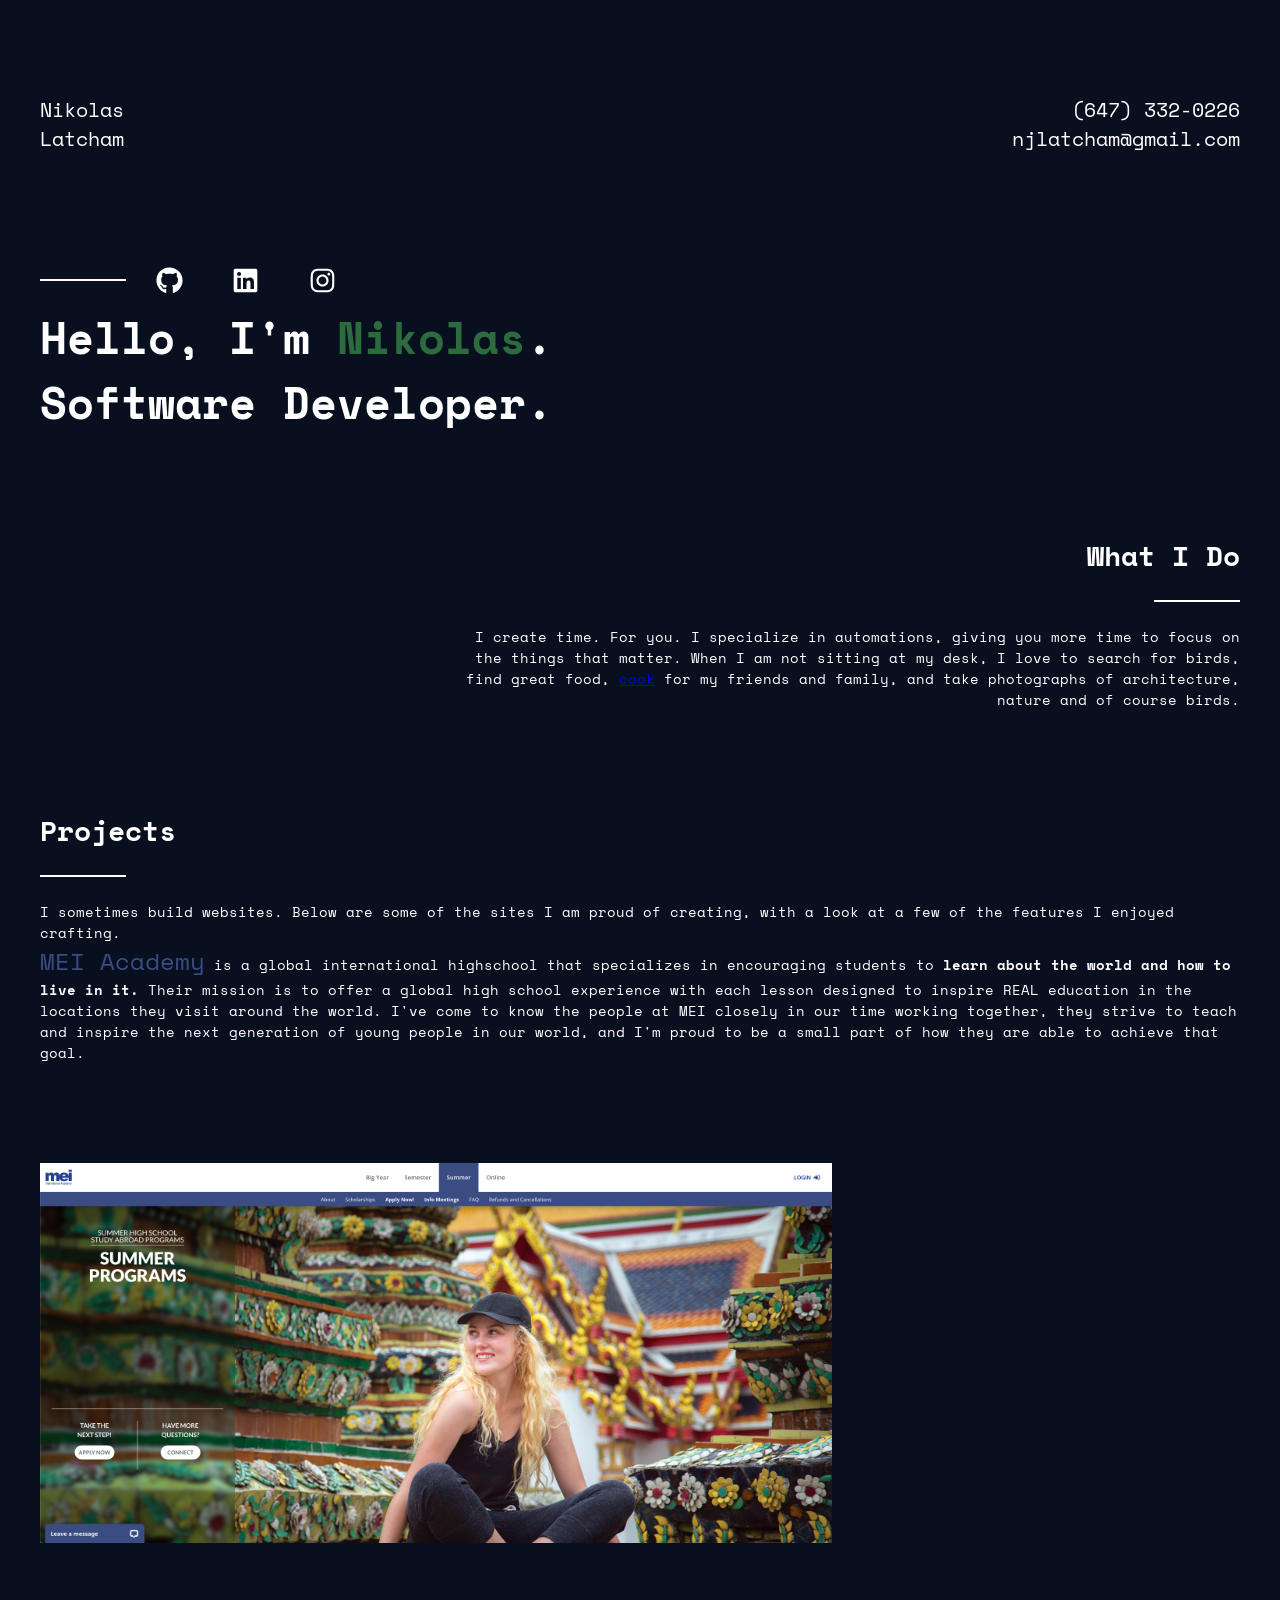
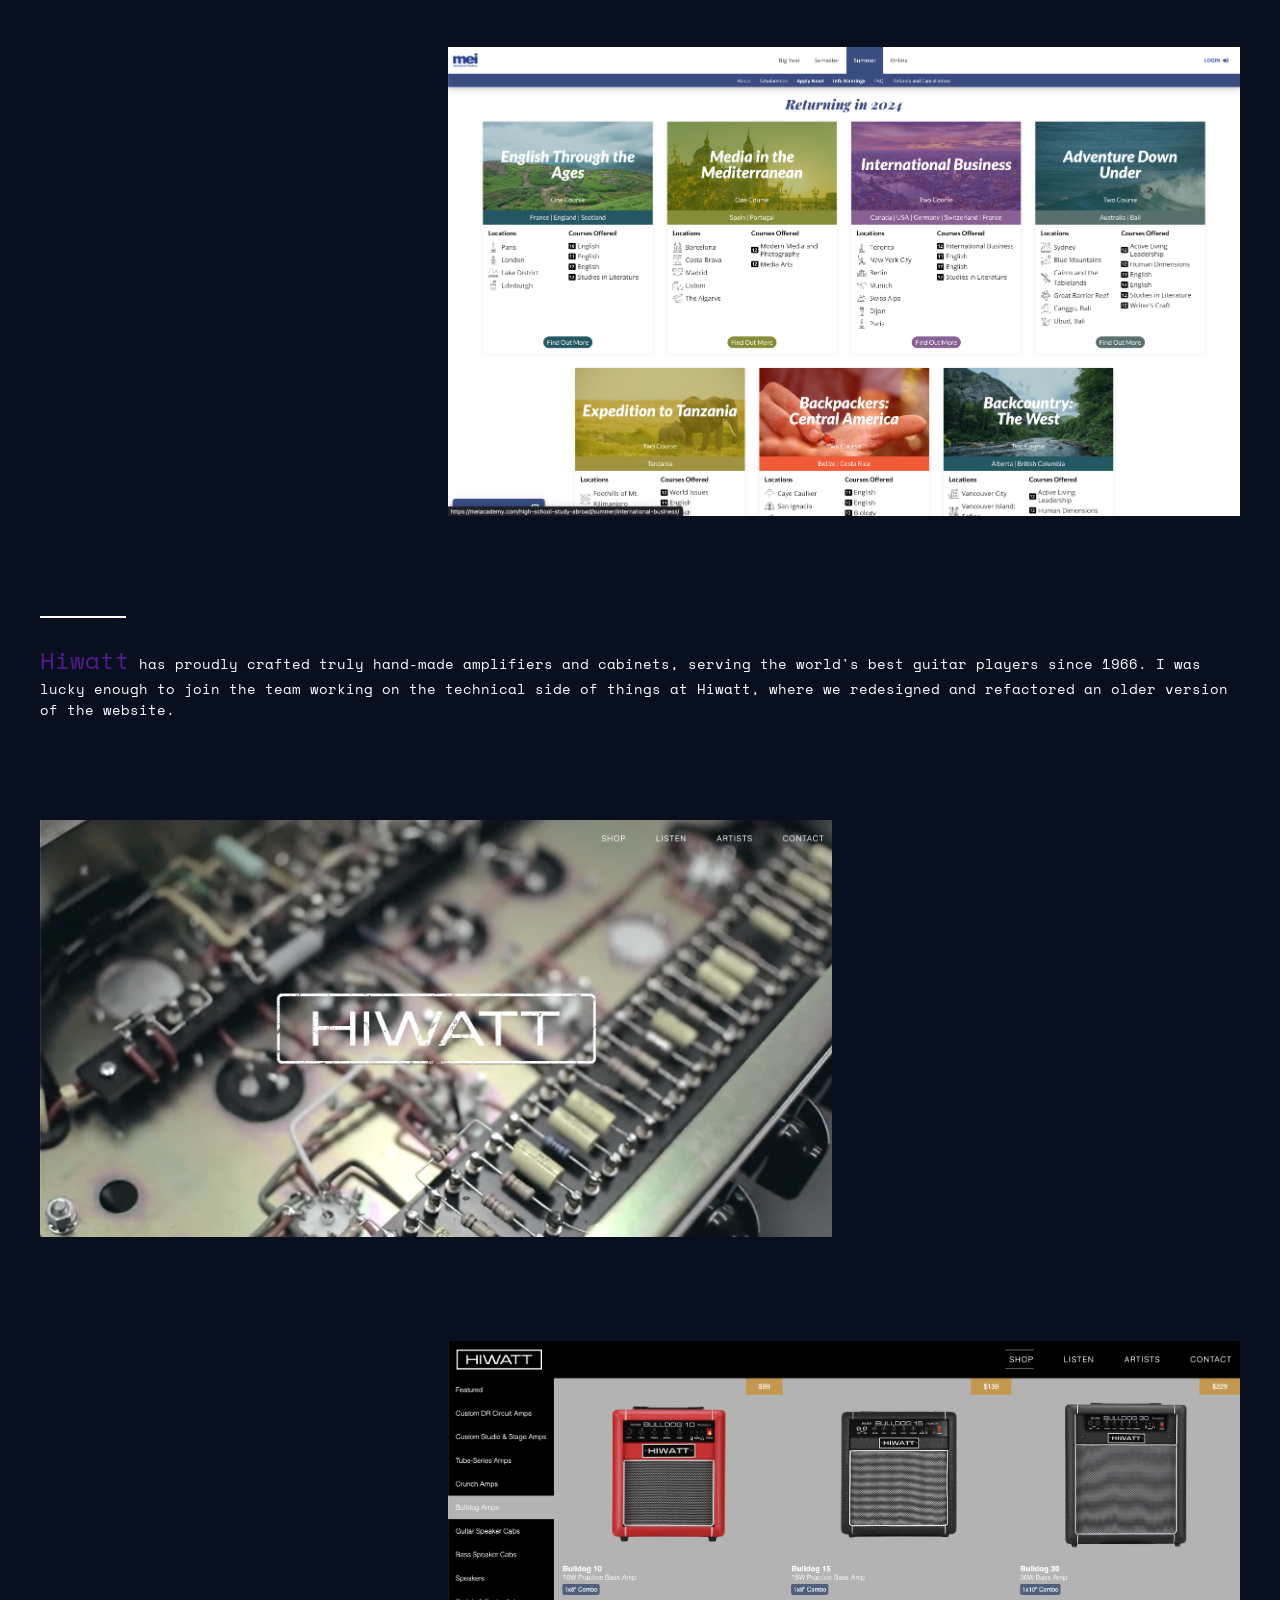
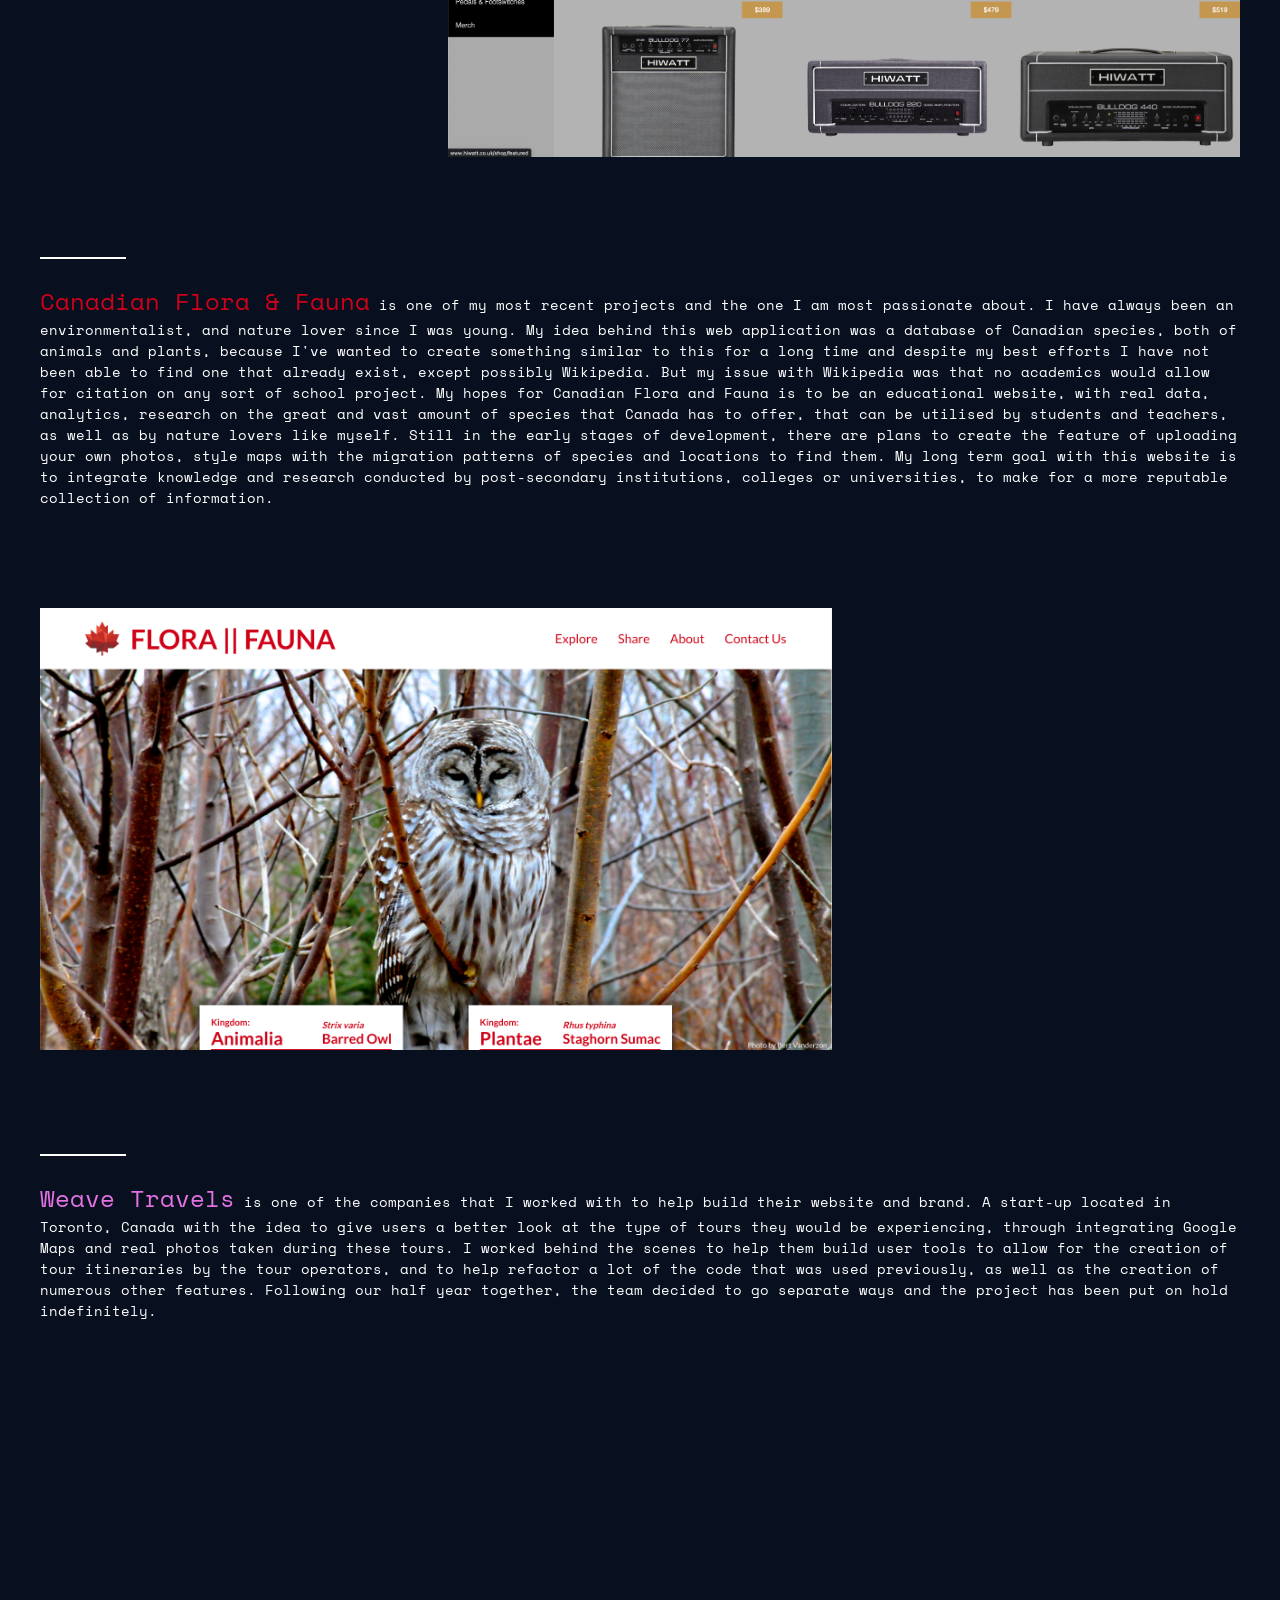
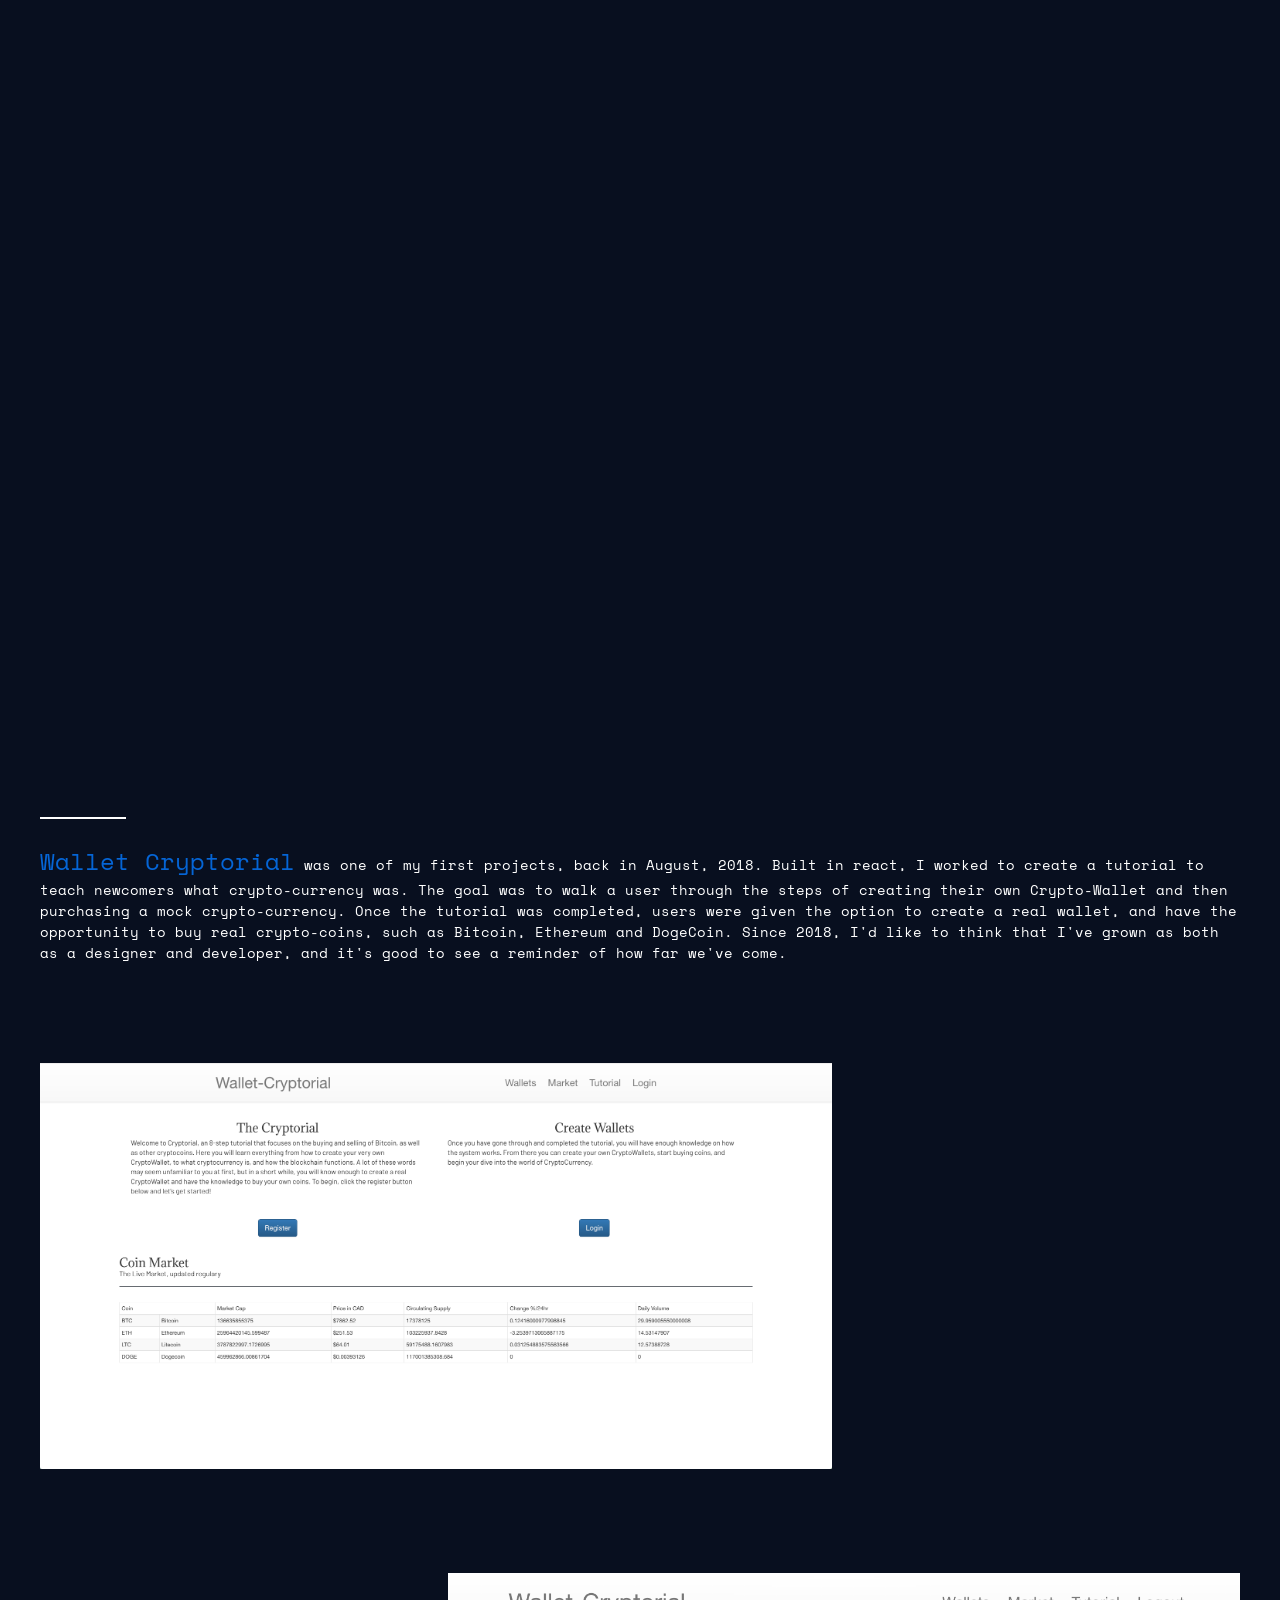
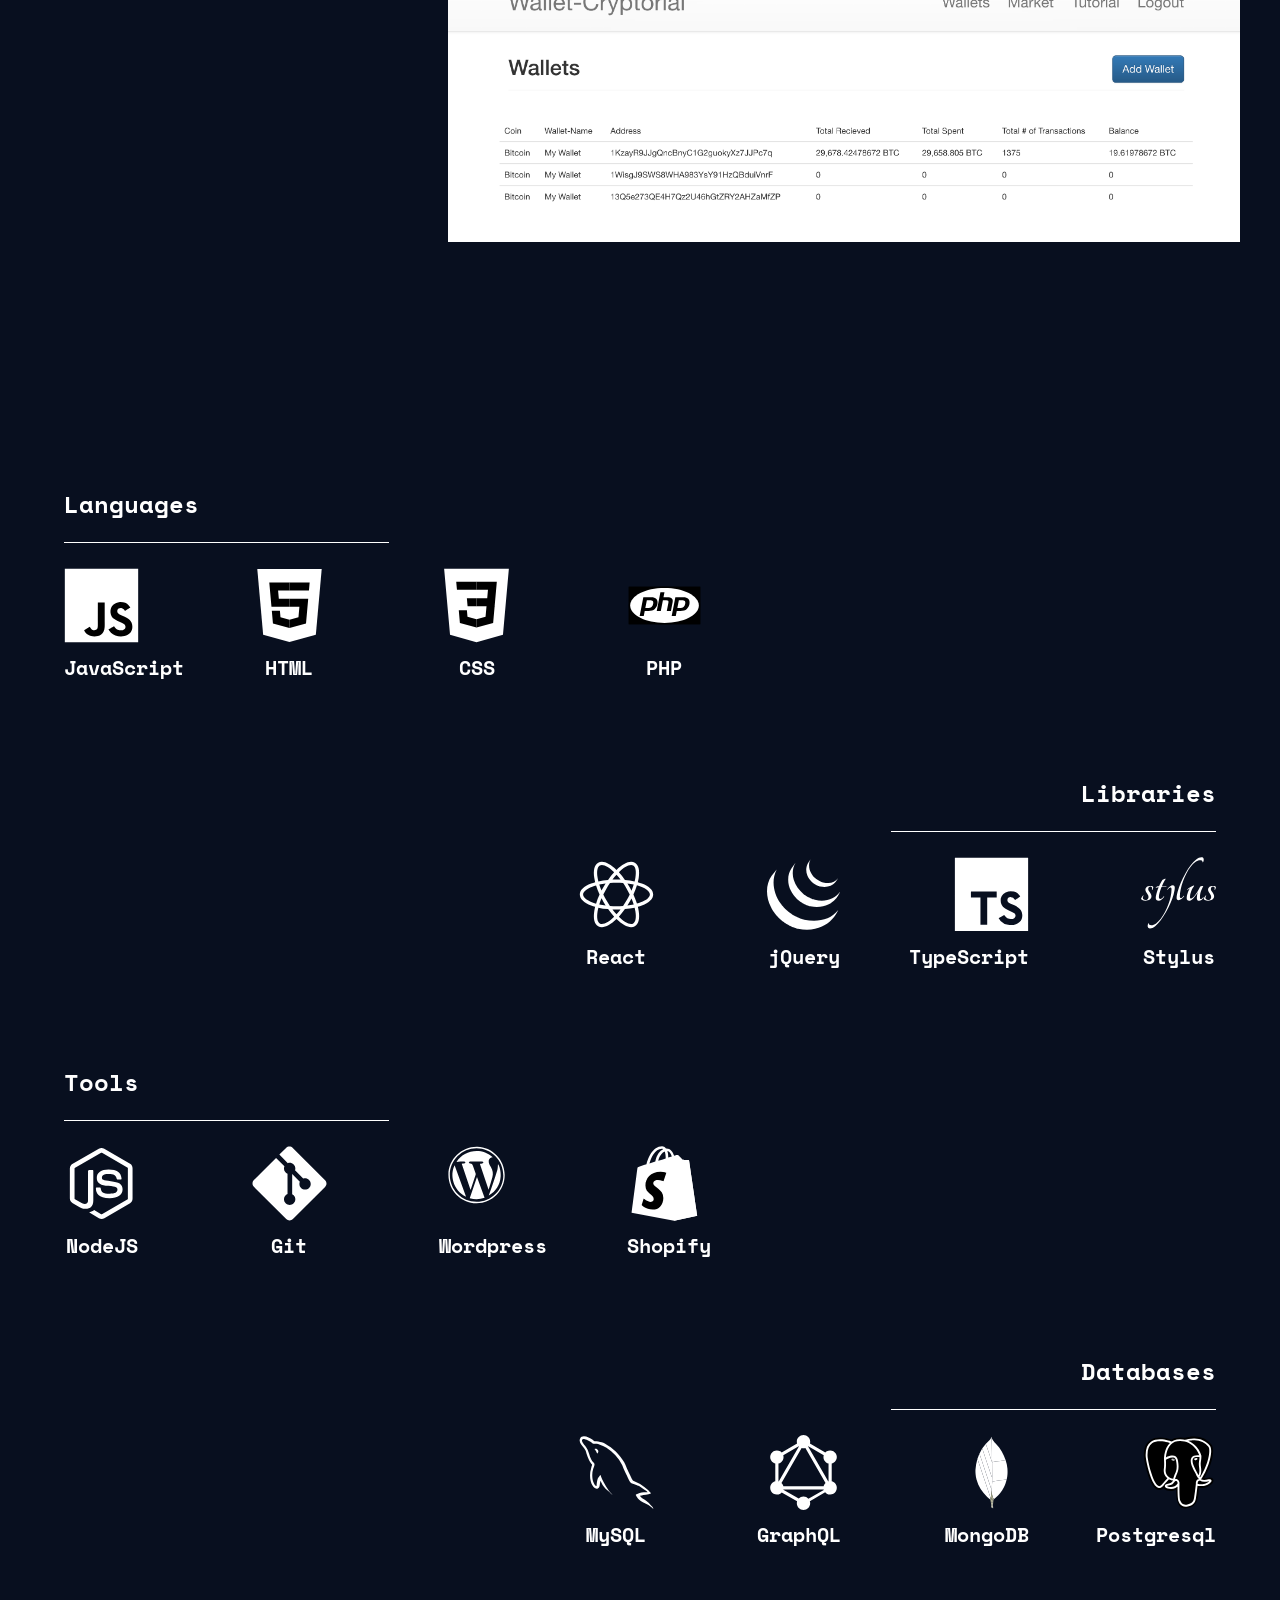
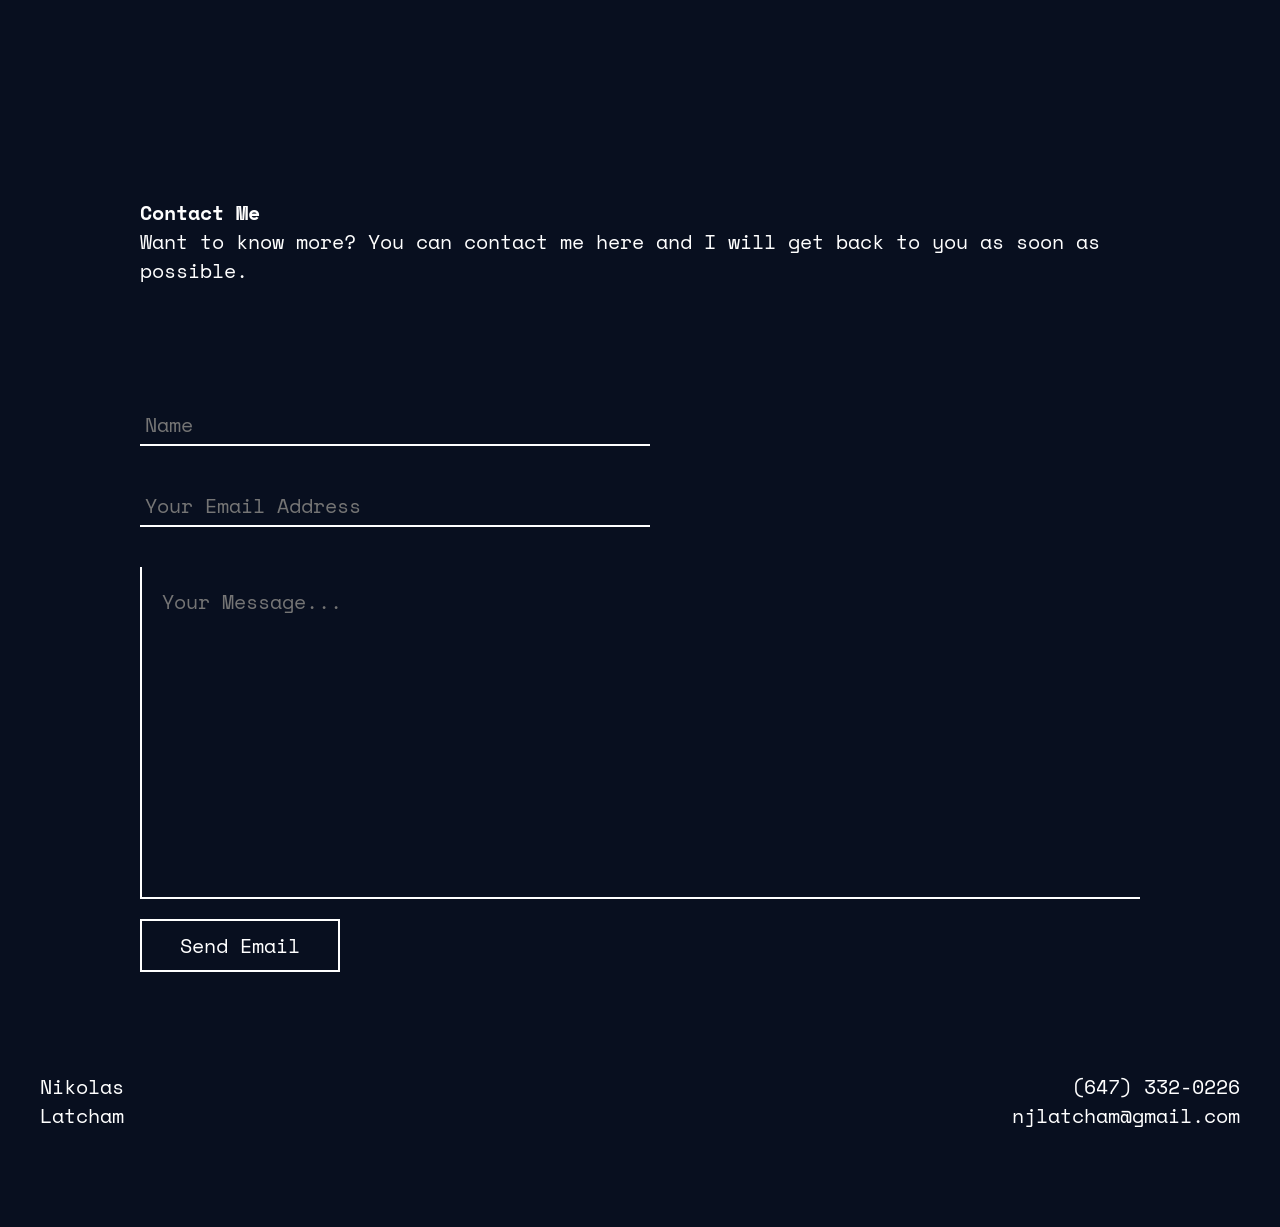
<file: index.html>
<!DOCTYPE html>
<html lang="en">
  <head>
    <meta charset="UTF-8">
    <meta name="viewport" content="width=device-width, initial-scale=1.0">

    <link href='https://fonts.googleapis.com/css2?family=Space+Mono&display=swap' rel='stylesheet'>
    <link href="./css/base.css" rel="stylesheet">
    <link href="./css/index.css" rel="stylesheet">

    <!-- <script type="module" src='./scripts/index.js'></script> -->

    <title>Nikolas Latcham || Developer</title>
  </head>

  <body>
    <div class="container">
      <div class="contact-bar">
        <a class="contact-bar__name" href="./">Nikolas<br>Latcham</a>
        <div class="contact-bar__details">
          <a class="contact-bar__phone">(647) 332-0226</a>
          <a class="contact-bar__email" href="mailto:njlatcham@gmail.com">njlatcham@gmail.com</a>
        </div>
      </div>
      
      <!-- Opener -->
      <header class="hero">
        <div class="hero__top">
          <div class="divider"></div>
          <div class="social">
            <a href="https://github.com/njlatcham" target="_blank" class="social__link">
              <div class="social__icon social__icon--github"></div>
            </a>
            <a href="https://www.linkedin.com/in/nikolas-latcham-086a89170/" target="_blank" class="social__link">
              <div class="social__icon social__icon--linkedin"></div>
            </a>
            <a href="https://www.instagram.com/beckham_gwen/" target="_blank" class="social__link">
              <div class="social__icon social__icon--instagram"></div>
            </a>
          </div>
        </div>
        <h1 class="hero__title">
          Hello, I'm <span class="hero__highlight">Nikolas</span>.<br>Software Developer.
        </h1>
      </header>

      <!-- About me -->
      <section class="about">
        <h3>What I Do</h3>
        <div class="divider"></div>
        <p class="about__text">I create time. For you. I specialize in automations, giving you more time to focus on the things that matter. When I am not sitting at my desk, I love to search for birds, find great food, <a href="./recipes.html">cook</a> for my friends and family, and take photographs of architecture, nature and of course birds.</p>
      </section>
      
      <!-- Projects/Websites -->
      <section class="projects">
        <h3>Projects</h3>
        <div class="divider"></div>
        <p class="projects__text">I sometimes build websites. Below are some of the sites I am proud of creating, with a look at a few of the features I enjoyed crafting.</p>

        <p class="projects__text"><a href='https://meiacademy.com/' target="_blank" class="projects__link projects__link--mei">MEI Academy</a> is a global international highschool that specializes in encouraging students to <strong>learn about the world and how to live in it.</strong> Their mission is to offer a global high school experience with each lesson designed to inspire REAL education in the locations they visit around the world. I've come to know the people at MEI closely in our time working together, they strive to teach and inspire the next generation of young people in our world, and I'm proud to be a small part of how they are able to achieve that goal.</p>
        <div class="projects__figure">
          <img class="projects__media" src="./resources/images/meiInternationalAcademy.png" alt='mei international academy website'>
        </div>
        <div class="projects__figure projects__figure--right">
          <img class="projects__media" src="./resources/images/meiSummerPrograms.png" alt='mei international academy website summer'>
        </div>

        <div class="divider"></div>

        <p class="projects__text"><a href='http://www.hiwatt.co.uk/' target="_blank" class="projects__link projects__link--hiwatt">Hiwatt</a> has proudly crafted truly hand-made amplifiers and cabinets, serving the world's best guitar players since 1966. I was lucky enough to join the team working on the technical side of things at Hiwatt, where we redesigned and refactored an older version of the website.</p>
        <div class="projects__figure">
          <img class="projects__media" src="./resources/images/hiwatt.png" alt='hiwatt website'>
        </div>
        <div class="projects__figure projects__figure--right">
          <img class="projects__media" src="./resources/images/hiwattShop.png" alt='hiwatt website shop'>
        </div>

        <div class="divider"></div>

        <p class="projects__text"><a href='https://github.com/njlatcham/canadianFloraFauna' target="_blank" class="projects__link projects__link--flora">Canadian Flora & Fauna</a> is one of my most recent projects and the one I am most passionate about. I have always been an environmentalist, and nature lover since I was young. My idea behind this web application was a database of Canadian species, both of animals and plants, because I've wanted to create something similar to this for a long time and despite my best efforts I have not been able to find one that already exist, except possibly Wikipedia. But my issue with Wikipedia was that no academics would allow for citation on any sort of school project. My hopes for Canadian Flora and Fauna is to be an educational website, with real data, analytics, research on the great and vast amount of species that Canada has to offer, that can be utilised by students and teachers, as well as by nature lovers like myself. Still in the early stages of development, there are plans to create the feature of uploading your own photos, style maps with the migration patterns of species and locations to find them. My long term goal with this website is to integrate knowledge and research conducted by post-secondary institutions, colleges or universities, to make for a more reputable collection of information.</p>
        <div class="projects__figure">
          <img class="projects__media" src="./resources/images/canadianFloraFauna.png" alt='canadian flora & fauna website'>
        </div>

        <div class="divider"></div>

        <p class="projects__text"><a href='https://www.linkedin.com/company/weavetravels/about/' target="_blank" class="projects__link projects__link--weave">Weave Travels</a> is one of the companies that I worked with to help build their website and brand. A start-up located in Toronto, Canada with the idea to give users a better look at the type of tours they would be experiencing, through integrating Google Maps and real photos taken during these tours. I worked behind the scenes to help them build user tools to allow for the creation of tour itineraries by the tour operators, and to help refactor a lot of the code that was used previously, as well as the creation of numerous other features. Following our half year together, the team decided to go separate ways and the project has been put on hold indefinitely.</p>
        <!-- href='https://www.weavetravels.com/' -->
        <div class="projects__figure projects__figure--hide-small">
          <video class="projects__media" playsinline autoplay muted loop>
            <source src='./resources/videos/2020-04-13_17-46-49.mp4' type='video/mp4'>
          </video>
        </div>
        <div class="projects__figure projects__figure--right">
          <video class="projects__media" playsinline autoplay muted loop>
            <source src='./resources/videos/2020-04-13_18-21-22.mp4' type='video/mp4'>
          </video>
        </div>

        <div class="divider"></div>

        <p class="projects__text"><a href='https://github.com/njlatcham/Wallet-Cryptorial' target="_blank" class="projects__link projects__link--cryptorial">Wallet Cryptorial</a> was one of my first projects, back in August, 2018. Built in react, I worked to create a tutorial to teach newcomers what crypto-currency was. The goal was to walk a user through the steps of creating their own Crypto-Wallet and then purchasing a mock crypto-currency. Once the tutorial was completed, users were given the option to create a real wallet, and have the opportunity to buy real crypto-coins, such as Bitcoin, Ethereum and DogeCoin. Since 2018, I'd like to think that I've grown as both as a designer and developer, and it's good to see a reminder of how far we've come.</p>

        <div class="projects__figure">
          <img class="projects__media" src="./resources/images/cryptorialHomePage.png" alt="cryptorial website">
        </div>

        <div class="projects__figure projects__figure--right">
          <img class="projects__media" src="./resources/images/cryptorialWallets.png" alt="cryptorial website">
        </div>
      </section>

      <!-- Projects and tech stack -->
      <section class="skills">
        <!-- Languages -->
        <div class="skills__group">
          <h4 class="skills__title">Languages</h4>
          <ul class="skills__list">
            <li class="skills__item">
              <svg class="skills__icon" viewBox="0 0 128 128">
                <path fill="#fff" d="M1.408 1.408h125.184v125.185h-125.184z"></path><path fill="#000" d="M116.347 96.736c-.917-5.711-4.641-10.508-15.672-14.981-3.832-1.761-8.104-3.022-9.377-5.926-.452-1.69-.512-2.642-.226-3.665.821-3.32 4.784-4.355 7.925-3.403 2.023.678 3.938 2.237 5.093 4.724 5.402-3.498 5.391-3.475 9.163-5.879-1.381-2.141-2.118-3.129-3.022-4.045-3.249-3.629-7.676-5.498-14.756-5.355l-3.688.477c-3.534.893-6.902 2.748-8.877 5.235-5.926 6.724-4.236 18.492 2.975 23.335 7.104 5.332 17.54 6.545 18.873 11.531 1.297 6.104-4.486 8.08-10.234 7.378-4.236-.881-6.592-3.034-9.139-6.949-4.688 2.713-4.688 2.713-9.508 5.485 1.143 2.499 2.344 3.63 4.26 5.795 9.068 9.198 31.76 8.746 35.83-5.176.165-.478 1.261-3.666.38-8.581zm-46.885-37.793h-11.709l-.048 30.272c0 6.438.333 12.34-.714 14.149-1.713 3.558-6.152 3.117-8.175 2.427-2.059-1.012-3.106-2.451-4.319-4.485-.333-.584-.583-1.036-.667-1.071l-9.52 5.83c1.583 3.249 3.915 6.069 6.902 7.901 4.462 2.678 10.459 3.499 16.731 2.059 4.082-1.189 7.604-3.652 9.448-7.401 2.666-4.915 2.094-10.864 2.07-17.444.06-10.735.001-21.468.001-32.237z"></path>
              </svg>
              <h5 class="skills__label">JavaScript</h5>
            </li>
            <li class="skills__item">
              <svg class="skills__icon" viewBox="0 0 128 128">
                <path fill="#fff" d="M19.037 113.876l-10.005-112.215h109.936l-10.016 112.198-45.019 12.48z"></path>
                <path fill="#fff" d="M64 116.8l36.378-10.086 8.559-95.878h-44.937z"></path>
                <path fill="#000" d="M64 52.455h-18.212l-1.258-14.094h19.47v-13.762h-34.511l.33 3.692 3.382 37.927h30.799zM64 88.198l-.061.017-15.327-4.14-.979-10.975h-13.817l1.928 21.609 28.193 7.826.063-.017z"></path>
                <path fill="#000" d="M63.952 52.455v13.763h16.947l-1.597 17.849-15.35 4.143v14.319l28.215-7.82.207-2.325 3.234-36.233.335-3.696h-3.708zM63.952 24.599v13.762h33.244l.276-3.092.628-6.978.329-3.692z"></path>
              </svg>
              <h5 class="skills__label">HTML</h5>
            </li>
            <li class="skills__item">
              <svg class="skills__icon" viewBox="0 0 128 128">
                <path fill="#fff" d="M18.814 114.123l-10.054-112.771h110.48l-10.064 112.754-45.243 12.543-45.119-12.526z"></path>
                <path fill="#fff" d="M64.001 117.062l36.559-10.136 8.601-96.354h-45.16v106.49z"></path>
                <path fill="#000" d="M64.001 51.429h18.302l1.264-14.163h-19.566v-13.831h34.681999999999995l-.332 3.711-3.4 38.114h-30.95v-13.831z"></path>
                <path fill="#000" d="M64.083 87.349l-.061.018-15.403-4.159-.985-11.031h-13.882l1.937 21.717 28.331 7.863.063-.018v-14.39z"></path>
                <path fill="#000" d="M81.127 64.675l-1.666 18.522-15.426 4.164v14.39l28.354-7.858.208-2.337 2.406-26.881h-13.876z"></path>
                <path fill="#000" d="M64.048 23.435v13.831000000000001h-33.407999999999994l-.277-3.108-.63-7.012-.331-3.711h34.646zM64.001 51.431v13.831000000000001h-15.209l-.277-3.108-.631-7.012-.33-3.711h16.447z"></path>
              </svg>
              <h5 class="skills__label">CSS</h5>
            </li>
            <li class="skills__item">
              <svg class="skills__icon" viewBox="0 0 128 128">
                <path id="a" d="M64.026 96.076c33.676 0 60.976-14.361 60.976-32.076s-27.3-32.075-60.976-32.075-60.975 14.36-60.975 32.075 27.3 32.076 60.975 32.076"></path>
                <path id="c" d="M2.998 31.924h122.004v64.1h-122.004z"></path>
                <path id="e" d="M2.998 31.924h122.004v64.1h-122.004z"></path>
                <path fill="#fff" d="M64.026 93.694c32.36 0 58.594-13.295 58.594-29.694s-26.233-29.694-58.594-29.694-58.593 13.295-58.593 29.694 26.233 29.694 58.593 29.694z"></path>
                <path fill="#fff" d="M75.896 73.598l2.906-14.958c.656-3.377.11-5.896-1.62-7.486-1.677-1.54-4.523-2.288-8.703-2.288h-5.033l1.44-7.412c.055-.279-.02-.568-.2-.788-.181-.219-.45-.347-.735-.347h-6.947c-.456 0-.848.323-.936.771l-3.086 15.881c-.28-1.787-.973-3.323-2.079-4.591-2.038-2.332-5.261-3.515-9.58-3.515h-13.467c-.456 0-.848.322-.935.771l-6.247 32.144c-.055.278.02.568.2.787.181.22.451.347.735.347h7.002c.456 0 .849-.323.936-.771l1.511-7.775h5.213c2.735 0 5.032-.296 6.827-.881 1.834-.596 3.522-1.607 5.011-3.001 1.202-1.104 2.196-2.341 2.96-3.676l-1.248 6.424c-.054.278.02.567.2.787s.451.347.735.347h6.947c.456 0 .848-.323.936-.771l3.429-17.645h4.767c2.031 0 2.626.404 2.787.578.147.159.452.718.11 2.48l-2.764 14.223c-.055.278.019.567.2.787.181.22.45.347.735.347h7.058c.455.001.848-.322.935-.769zm-32.208-12.36c-.437 2.242-1.259 3.842-2.444 4.755-1.205.927-3.132 1.397-5.727 1.397h-3.104l2.244-11.548h4.012c2.948 0 4.136.63 4.612 1.158.662.734.802 2.199.407 4.238zM105.604 52.38c-2.038-2.332-5.261-3.515-9.581-3.515h-13.464c-.456 0-.849.322-.936.771l-6.248 32.144c-.054.278.02.568.201.787.181.22.45.347.734.347h7.003c.455 0 .848-.323.935-.771l1.512-7.775h5.212c2.735 0 5.033-.296 6.827-.881 1.835-.596 3.522-1.607 5.011-3.001 1.241-1.141 2.264-2.421 3.037-3.806.772-1.383 1.328-2.927 1.65-4.588.797-4.094.16-7.363-1.893-9.712zm-7.262 8.858c-.437 2.242-1.259 3.842-2.444 4.755-1.204.927-3.131 1.397-5.727 1.397h-3.104l2.245-11.548h4.012c2.948 0 4.136.63 4.612 1.158.662.734.801 2.199.406 4.238z"></path>
                <path fill="#000" d="M38.67 54.89c2.66 0 4.434.491 5.32 1.474.885.982 1.097 2.668.633 5.057-.484 2.488-1.416 4.264-2.798 5.328-1.382 1.063-3.485 1.595-6.308 1.595h-4.26l2.614-13.453h4.799v-.001zm-17.061 27.072h7.002l1.661-8.546h5.998c2.646 0 4.823-.277 6.532-.834 1.709-.556 3.263-1.488 4.661-2.797 1.173-1.078 2.122-2.268 2.85-3.569.727-1.3 1.242-2.734 1.547-4.305.741-3.811.182-6.778-1.676-8.904s-4.812-3.189-8.862-3.189h-13.466l-6.247 32.144zM57.003 41.271h6.947l-1.661 8.546h6.189c3.894 0 6.58.68 8.059 2.037 1.479 1.359 1.921 3.561 1.33 6.603l-2.906 14.959h-7.058l2.763-14.223c.314-1.618.199-2.722-.347-3.311-.546-.587-1.708-.882-3.485-.882h-5.553l-3.578 18.416h-6.947l6.247-32.145zM93.324 54.89c2.66 0 4.434.491 5.319 1.474.887.982 1.097 2.668.634 5.057-.484 2.488-1.417 4.264-2.799 5.328-1.382 1.063-3.484 1.595-6.308 1.595h-4.259l2.614-13.453h4.799v-.001zm-17.06 27.072h7.002l1.661-8.546h5.997c2.646 0 4.823-.277 6.532-.834 1.71-.556 3.264-1.488 4.661-2.797 1.174-1.078 2.123-2.268 2.851-3.569.726-1.3 1.242-2.734 1.547-4.305.74-3.811.182-6.778-1.676-8.904s-4.812-3.189-8.863-3.189h-13.465l-6.247 32.144z"></path>
              </svg>
              <h5 class="skills__label">PHP</h5>
            </li>
          </ul>
        </div>
        <!-- Frameworks + Libraries -->
        <div class="skills__group skills__group--right">
          <h4 class="skills__title">Libraries</h4>
          <ul class="skills__list">
            <li class="skills__item">
              <svg class="skills__icon" viewBox="0 0 128 128">
                <path fill='#fff' d="M107.3 45.2c-2.2-.8-4.5-1.6-6.9-2.3.6-2.4 1.1-4.8 1.5-7.1 2.1-13.2-.2-22.5-6.6-26.1-1.9-1.1-4-1.6-6.4-1.6-7 0-15.9 5.2-24.9 13.9-9-8.7-17.9-13.9-24.9-13.9-2.4 0-4.5.5-6.4 1.6-6.4 3.7-8.7 13-6.6 26.1.4 2.3.9 4.7 1.5 7.1-2.4.7-4.7 1.4-6.9 2.3-12.5 4.8-19.3 11.4-19.3 18.8s6.9 14 19.3 18.8c2.2.8 4.5 1.6 6.9 2.3-.6 2.4-1.1 4.8-1.5 7.1-2.1 13.2.2 22.5 6.6 26.1 1.9 1.1 4 1.6 6.4 1.6 7.1 0 16-5.2 24.9-13.9 9 8.7 17.9 13.9 24.9 13.9 2.4 0 4.5-.5 6.4-1.6 6.4-3.7 8.7-13 6.6-26.1-.4-2.3-.9-4.7-1.5-7.1 2.4-.7 4.7-1.4 6.9-2.3 12.5-4.8 19.3-11.4 19.3-18.8s-6.8-14-19.3-18.8zm-14.8-30.5c4.1 2.4 5.5 9.8 3.8 20.3-.3 2.1-.8 4.3-1.4 6.6-5.2-1.2-10.7-2-16.5-2.5-3.4-4.8-6.9-9.1-10.4-13 7.4-7.3 14.9-12.3 21-12.3 1.3 0 2.5.3 3.5.9zm-11.2 59.3c-1.8 3.2-3.9 6.4-6.1 9.6-3.7.3-7.4.4-11.2.4-3.9 0-7.6-.1-11.2-.4-2.2-3.2-4.2-6.4-6-9.6-1.9-3.3-3.7-6.7-5.3-10 1.6-3.3 3.4-6.7 5.3-10 1.8-3.2 3.9-6.4 6.1-9.6 3.7-.3 7.4-.4 11.2-.4 3.9 0 7.6.1 11.2.4 2.2 3.2 4.2 6.4 6 9.6 1.9 3.3 3.7 6.7 5.3 10-1.7 3.3-3.4 6.6-5.3 10zm8.3-3.3c1.5 3.5 2.7 6.9 3.8 10.3-3.4.8-7 1.4-10.8 1.9 1.2-1.9 2.5-3.9 3.6-6 1.2-2.1 2.3-4.2 3.4-6.2zm-25.6 27.1c-2.4-2.6-4.7-5.4-6.9-8.3 2.3.1 4.6.2 6.9.2 2.3 0 4.6-.1 6.9-.2-2.2 2.9-4.5 5.7-6.9 8.3zm-18.6-15c-3.8-.5-7.4-1.1-10.8-1.9 1.1-3.3 2.3-6.8 3.8-10.3 1.1 2 2.2 4.1 3.4 6.1 1.2 2.2 2.4 4.1 3.6 6.1zm-7-25.5c-1.5-3.5-2.7-6.9-3.8-10.3 3.4-.8 7-1.4 10.8-1.9-1.2 1.9-2.5 3.9-3.6 6-1.2 2.1-2.3 4.2-3.4 6.2zm25.6-27.1c2.4 2.6 4.7 5.4 6.9 8.3-2.3-.1-4.6-.2-6.9-.2-2.3 0-4.6.1-6.9.2 2.2-2.9 4.5-5.7 6.9-8.3zm22.2 21l-3.6-6c3.8.5 7.4 1.1 10.8 1.9-1.1 3.3-2.3 6.8-3.8 10.3-1.1-2.1-2.2-4.2-3.4-6.2zm-54.5-16.2c-1.7-10.5-.3-17.9 3.8-20.3 1-.6 2.2-.9 3.5-.9 6 0 13.5 4.9 21 12.3-3.5 3.8-7 8.2-10.4 13-5.8.5-11.3 1.4-16.5 2.5-.6-2.3-1-4.5-1.4-6.6zm-24.7 29c0-4.7 5.7-9.7 15.7-13.4 2-.8 4.2-1.5 6.4-2.1 1.6 5 3.6 10.3 6 15.6-2.4 5.3-4.5 10.5-6 15.5-13.8-4-22.1-10-22.1-15.6zm28.5 49.3c-4.1-2.4-5.5-9.8-3.8-20.3.3-2.1.8-4.3 1.4-6.6 5.2 1.2 10.7 2 16.5 2.5 3.4 4.8 6.9 9.1 10.4 13-7.4 7.3-14.9 12.3-21 12.3-1.3 0-2.5-.3-3.5-.9zm60.8-20.3c1.7 10.5.3 17.9-3.8 20.3-1 .6-2.2.9-3.5.9-6 0-13.5-4.9-21-12.3 3.5-3.8 7-8.2 10.4-13 5.8-.5 11.3-1.4 16.5-2.5.6 2.3 1 4.5 1.4 6.6zm9-15.6c-2 .8-4.2 1.5-6.4 2.1-1.6-5-3.6-10.3-6-15.6 2.4-5.3 4.5-10.5 6-15.5 13.8 4 22.1 10 22.1 15.6 0 4.7-5.8 9.7-15.7 13.4z"></path>
              </svg>
              <h5 class="skills__label">React</h5>
            </li>
            <li class="skills__item">
              <svg class="skills__icon" viewBox="0 0 128 128">
                <path fill="#fff" d="M9.625 32.181c-11.029 15.851-9.656 36.476-1.231 53.32.2.404.41.801.617 1.198l.394.759.246.437.439.786c.262.461.53.92.804 1.379l.459.756c.304.491.615.976.933 1.46l.398.614c.439.655.888 1.309 1.352 1.951l.039.05.228.308c.401.553.814 1.099 1.232 1.639l.464.59c.373.469.752.935 1.138 1.399l.435.52c.518.61 1.047 1.217 1.586 1.812l.033.033.061.068c.527.575 1.066 1.137 1.612 1.699l.517.521c.423.426.853.845 1.287 1.262l.527.5c.58.547 1.166 1.083 1.764 1.607l.028.022.307.262c.527.456 1.063.909 1.603 1.353l.664.529c.441.354.887.702 1.336 1.044l.714.543c.496.365.995.724 1.499 1.075l.546.387.15.107c.478.329.967.646 1.456.963l.63.42c.75.474 1.51.943 2.279 1.396l.63.355c.565.326 1.134.646 1.71.959.312.168.632.327.946.488.407.213.811.429 1.225.636l.283.137.501.242c.641.306 1.287.607 1.94.897l.41.184c.748.327 1.502.641 2.263.941l.551.217c.704.271 1.418.539 2.135.791l.268.093c.787.275 1.581.53 2.381.779l.575.172c.814.245 1.619.538 2.458.693 53.339 9.727 68.833-32.053 68.833-32.053-13.013 16.953-36.111 21.425-57.996 16.446-.829-.187-1.633-.446-2.442-.685l-.609-.185c-.79-.242-1.573-.497-2.352-.765l-.323-.117c-.698-.245-1.387-.504-2.074-.769l-.582-.229c-.752-.297-1.5-.607-2.239-.931l-.447-.198c-.635-.288-1.263-.578-1.889-.879l-.546-.262c-.491-.239-.977-.493-1.461-.743-.324-.171-.654-.332-.975-.51-.592-.317-1.172-.646-1.751-.982l-.591-.33c-.769-.452-1.528-.921-2.28-1.397l-.615-.41c-.545-.351-1.088-.709-1.623-1.079l-.522-.367c-.516-.365-1.027-.734-1.534-1.109l-.679-.514c-.465-.355-.927-.713-1.384-1.082l-.617-.495c-.582-.479-1.156-.959-1.724-1.453l-.189-.159c-.614-.539-1.216-1.092-1.812-1.647l-.511-.491c-.441-.42-.875-.843-1.302-1.277l-.51-.509c-.543-.556-1.076-1.119-1.598-1.69l-.079-.084c-.552-.604-1.092-1.221-1.621-1.844l-.424-.504c-.394-.475-.785-.956-1.167-1.442l-.427-.532c-.459-.596-.908-1.189-1.347-1.794-12.15-16.574-16.516-39.432-6.805-58.204M43.862 18.825c-7.977 11.478-7.543 26.844-1.321 38.983 1.043 2.035 2.216 4.01 3.528 5.889 1.195 1.713 2.52 3.751 4.106 5.127.575.633 1.176 1.251 1.79 1.858l.472.465c.596.578 1.201 1.146 1.828 1.698l.074.064.018.018c.693.608 1.408 1.191 2.135 1.767l.485.378c.729.559 1.472 1.107 2.233 1.631l.065.049c.336.232.678.448 1.019.672l.483.319c.544.349 1.095.689 1.655 1.015l.235.136c.483.278.972.552 1.463.818l.521.271c.339.177.678.358 1.023.53l.155.07c.703.346 1.412.68 2.136.995l.472.194c.579.246 1.164.486 1.75.71l.75.275c.533.198 1.068.378 1.607.559l.727.233c.767.238 1.525.539 2.324.672 41.183 6.823 50.691-24.886 50.691-24.886-8.57 12.343-25.168 18.233-42.879 13.635-.787-.207-1.562-.431-2.333-.674l-.701-.227c-.548-.177-1.092-.365-1.631-.562l-.736-.274c-.592-.228-1.176-.462-1.756-.708l-.473-.2c-.727-.316-1.443-.65-2.148-.999-.363-.177-.72-.364-1.078-.548l-.622-.32c-.458-.248-.914-.506-1.363-.77l-.326-.185c-.558-.325-1.107-.661-1.651-1.008l-.498-.332c-.359-.232-.717-.469-1.069-.707-.759-.524-1.498-1.072-2.226-1.628l-.501-.395c-7.752-6.12-13.898-14.486-16.819-23.971-3.062-9.836-2.402-20.878 2.903-29.84M72.657 8.847c-4.702 6.92-5.164 15.514-1.901 23.156 3.441 8.113 10.491 14.476 18.72 17.495.339.125.679.237 1.022.354l.451.143c.485.152.966.329 1.467.424 22.74 4.394 28.908-11.669 30.549-14.034-5.402 7.779-14.482 9.646-25.623 6.942-.88-.213-1.847-.531-2.695-.832-1.088-.388-2.16-.83-3.201-1.329-1.978-.951-3.864-2.104-5.612-3.424-9.969-7.565-16.162-21.994-9.657-33.745"></path>
              </svg>
              <h5 class="skills__label">jQuery</h5>
            </li>
            <li class="skills__item">
              <svg class="skills__icon" viewBox="0 0 128 128">
                <path fill='#fff' id="original-2" data-name="original" class="cls-2" d="M1.5,63.91v62.5h125V1.41H1.5Zm100.73-5a15.56,15.56,0,0,1,7.82,4.5,20.58,20.58,0,0,1,3,4c0,.16-5.4,3.81-8.69,5.85-.12.08-.6-.44-1.13-1.23a7.09,7.09,0,0,0-5.87-3.53c-3.79-.26-6.23,1.73-6.21,5a4.58,4.58,0,0,0,.54,2.34c.83,1.73,2.38,2.76,7.24,4.86,8.95,3.85,12.78,6.39,15.16,10,2.66,4,3.25,10.46,1.45,15.24-2,5.2-6.9,8.73-13.83,9.9a38.32,38.32,0,0,1-9.52-.1,23,23,0,0,1-12.72-6.63c-1.15-1.27-3.39-4.58-3.25-4.82a9.34,9.34,0,0,1,1.15-.73L82,101l3.59-2.08.75,1.11a16.78,16.78,0,0,0,4.74,4.54c4,2.1,9.46,1.81,12.16-.62a5.43,5.43,0,0,0,.69-6.92c-1-1.39-3-2.56-8.59-5-6.45-2.78-9.23-4.5-11.77-7.24a16.48,16.48,0,0,1-3.43-6.25,25,25,0,0,1-.22-8c1.33-6.23,6-10.58,12.82-11.87A31.66,31.66,0,0,1,102.23,58.93ZM72.89,64.15l0,5.12H56.66V115.5H45.15V69.26H28.88v-5A49.19,49.19,0,0,1,29,59.09C29.08,59,39,59,51,59L72.83,59Z"></path>
              </svg>
              <h5 class="skills__label">TypeScript</h5>
            </li>
            <li class="skills__item">
              <svg class="skills__icon" viewBox="0 0 256 244" xmlns="http://www.w3.org/2000/svg" preserveAspectRatio="xMinYMin meet">
                <path d="M32.167 98.573c2.9 0 5.246.396 7.028 1.19 1.782.792 2.672 1.78 2.672 2.97 0 1.453-.366 3.101-1.09 4.948-.727 1.848-1.42 3.364-2.079 4.552-.265.265-.593.297-.989.1-.396-.199-.595-.56-.595-1.089.397-.921.595-2.242.595-3.96 0-1.846-.495-3.366-1.485-4.552-.989-1.188-2.344-1.781-4.057-1.781-2.246 0-4.058.692-5.444 2.078-1.385 1.385-2.078 3.334-2.078 5.837 0 2.114.559 4.127 1.682 6.038a69.666 69.666 0 0 0 3.761 5.742 56.847 56.847 0 0 1 3.86 6.137c1.188 2.178 1.782 4.652 1.782 7.423 0 4.749-1.914 8.444-5.74 11.082-3.828 2.643-8.843 3.96-15.043 3.96-4.487 0-8.017-.725-10.59-2.177-2.575-1.45-3.86-3.032-3.86-4.75 0-.525.197-1.253.593-2.178.396-.921.922-1.91 1.585-2.97a45.614 45.614 0 0 1 2.178-3.168c.791-1.054 1.647-1.91 2.572-2.57.396-.265.759-.201 1.09.196.328.396.362.792.1 1.188-.793.79-1.385 1.617-1.783 2.475-.396.857-.594 2.014-.594 3.463 0 2.374.792 4.324 2.377 5.837 1.583 1.52 3.627 2.278 6.135 2.278 3.43 0 6.102-.957 8.017-2.87 1.912-1.911 2.87-4.256 2.87-7.028 0-2.506-.562-4.849-1.683-7.026a76.243 76.243 0 0 0-3.661-6.335 83.818 83.818 0 0 1-3.663-6.237 14.104 14.104 0 0 1-1.682-6.73c0-3.428 1.45-6.3 4.355-8.608 2.899-2.304 7.188-3.465 12.864-3.465zM86.203 99.566c.66.264.924.629.794 1.09-.135.463-.727.824-1.783 1.088-1.98 0-4.255.068-6.828.197-2.575.132-5.315.332-8.215.593-2.643 6.469-4.819 12.767-6.533 18.905-1.717 6.135-2.572 11.118-2.572 14.945 0 4.485 1.712 6.727 5.145 6.727 3.43 0 7.257-2.967 11.483-8.904.394-.265.757-.265 1.086 0 .329.264.428.724.299 1.385a35.851 35.851 0 0 1-8.512 9.601c-3.433 2.706-6.798 4.056-10.095 4.056-3.434 0-5.973-.82-7.621-2.474-1.651-1.65-2.475-3.925-2.475-6.83 0-3.824.922-9.105 2.77-15.835 1.848-6.73 4.223-13.588 7.128-20.586-3.434.396-6.6.929-9.501 1.585-.662-.128-.828-.46-.496-.99.328-.525.922-1.089 1.782-1.682.855-.596 1.88-1.121 3.067-1.585 1.187-.46 2.309-.692 3.365-.692h1.584c.527 0 1.056-.065 1.584-.197a214.313 214.313 0 0 1 5.344-11.086c1.847-3.564 3.693-6.794 5.543-9.7.79-.922 1.88-1.747 3.265-2.475 1.385-.722 2.738-1.285 4.057-1.682 1.318-.396 2.407-.625 3.268-.693.856-.064 1.217.168 1.09.693-2.247 3.434-4.454 7.259-6.633 11.481a206.783 206.783 0 0 0-6.235 13.262c2.506-.13 5.048-.197 7.62-.197h7.225z" fill="#fff"/><path d="M206.299.528c1.979 0 3.593.496 4.85 1.485 1.251.989 2.109 2.31 2.572 3.96.462 1.649.526 3.53.198 5.641-.33 2.113-1.088 4.224-2.276 6.334-.265.264-.594.264-.99 0-.395-.265-.66-.593-.791-.99.263-1.584-.296-2.902-1.683-3.959-1.385-1.054-3.532-1.584-6.433-1.584-5.412 0-10.855 2.013-16.33 6.038-5.477 4.027-10.789 9.34-15.934 15.934-5.147 6.6-9.965 14.19-14.45 22.765a215.382 215.382 0 0 0-11.68 26.524c-3.298 9.105-5.907 18.145-7.818 27.118-1.913 8.976-2.868 17.155-2.868 24.547 0 3.956 1.12 5.937 3.365 5.937 1.583 0 3.133-.66 4.65-1.981 1.516-1.318 3.268-3.296 5.247-5.938.395-.26.758-.228 1.087.1.329.333.428.76.299 1.285-2.643 3.96-5.741 7.259-9.305 9.897-3.562 2.642-6.798 3.96-9.699 3.96-2.508 0-4.255-.726-5.244-2.179-.989-1.45-1.485-3.295-1.485-5.54 0-6.203 1.317-13.958 3.96-23.258 2.638-9.304 6.165-19.134 10.59-29.495 4.42-10.358 9.533-20.684 15.34-30.977 5.806-10.293 11.844-19.562 18.113-27.81 6.266-8.247 12.57-14.945 18.903-20.093C194.817 3.1 200.755.528 206.3.528zM30.55 243.76c-1.98 0-3.595-.495-4.851-1.484-1.252-.989-2.11-2.31-2.573-3.96-.46-1.651-.526-3.53-.198-5.641.332-2.113 1.089-4.223 2.276-6.334.266-.266.594-.266.99 0 .395.262.66.593.791.99-.262 1.584.297 2.902 1.683 3.959 1.385 1.053 3.531 1.582 6.433 1.582 5.412 0 10.856-2.013 16.33-6.038 5.477-4.023 10.79-9.335 15.936-15.931 5.146-6.6 9.964-14.188 14.45-22.765a215.31 215.31 0 0 0 11.677-26.525c3.3-9.105 5.908-18.144 7.82-27.118 1.913-8.975 2.868-17.155 2.868-24.545 0-3.96-1.12-5.938-3.365-5.938-1.584 0-3.134.657-4.65 1.978-1.516 1.317-3.268 3.3-5.247 5.94-.395.26-.757.228-1.087-.1-.328-.332-.427-.761-.298-1.289 2.642-3.956 5.74-7.258 9.304-9.897 3.562-2.638 6.797-3.956 9.699-3.956 2.508 0 4.255.722 5.244 2.175.99 1.453 1.486 3.3 1.486 5.545 0 6.202-1.318 13.953-3.96 23.258-2.638 9.304-6.166 19.133-10.59 29.494-4.42 10.358-9.534 20.684-15.34 30.977-5.807 10.293-11.844 19.562-18.113 27.81-6.266 8.247-12.57 14.946-18.904 20.091-6.331 5.148-12.269 7.722-17.811 7.722z" fill="#fff"/><path d="M164.264 149.248c-5.543 0-8.314-3.035-8.314-9.105 0-2.11.228-4.552.692-7.322.461-2.774 1.19-5.64 2.178-8.611.99-2.971 2.142-5.97 3.463-9.009a55.473 55.473 0 0 1 4.751-8.707 65.65 65.65 0 0 0-4.155 2.87 33.104 33.104 0 0 0-3.564 3.067c-.396.268-.76.168-1.089-.296-.33-.461-.363-.89-.099-1.286 2.243-2.377 5.444-4.815 9.601-7.326 4.155-2.503 8.146-4.485 11.976-5.937.659 0 1.153.167 1.484.496.328.332.363.76.1 1.285a75.925 75.925 0 0 0-10.195 18.013c-2.573 6.468-3.86 12.738-3.86 18.805 0 3.83 1.19 5.74 3.564 5.74 1.713 0 3.825-1.154 6.333-3.463 2.507-2.31 5.148-5.344 7.92-9.107 2.77-3.76 5.572-8.016 8.412-12.765a192.034 192.034 0 0 0 7.82-14.453c.394-.789 1.55-1.582 3.462-2.374 1.913-.794 3.86-1.19 5.84-1.19s2.573.532 1.782 1.586a190.54 190.54 0 0 0-4.85 9.6 73.37 73.37 0 0 0-3.463 8.808 58.564 58.564 0 0 0-2.079 8.807c-.465 2.971-.693 6.235-.693 9.797 0 4.227 1.12 6.334 3.366 6.334 2.242 0 4.75-1.978 7.521-5.938.397-.26.793-.26 1.187 0 .397.268.527.665.397 1.189-2.245 3.431-4.72 6.037-7.423 7.82-2.706 1.78-5.18 2.67-7.422 2.67-5.544 0-8.314-3.232-8.314-9.698 0-6.73 1.186-13.393 3.562-19.994-5.016 9.105-10.293 16.331-15.834 21.676-5.545 5.348-10.232 8.018-14.057 8.018zM246.011 98.573c2.9 0 5.247.396 7.028 1.19 1.782.792 2.672 1.78 2.672 2.97 0 1.453-.365 3.101-1.088 4.948-.729 1.848-1.42 3.364-2.08 4.552-.266.265-.593.297-.99.1-.395-.199-.593-.56-.593-1.089.396-.921.594-2.242.594-3.96 0-1.846-.494-3.366-1.484-4.552-.99-1.188-2.344-1.781-4.058-1.781-2.244 0-4.057.692-5.443 2.078-1.387 1.386-2.078 3.334-2.078 5.837 0 2.114.559 4.127 1.682 6.038a69.666 69.666 0 0 0 3.761 5.742 56.847 56.847 0 0 1 3.86 6.137c1.188 2.178 1.782 4.652 1.782 7.423 0 4.749-1.914 8.444-5.74 11.082-3.83 2.643-8.844 3.96-15.044 3.96-4.489 0-8.017-.725-10.59-2.177-2.575-1.45-3.86-3.032-3.86-4.75 0-.525.197-1.253.593-2.178.396-.921.921-1.91 1.584-2.97a45.589 45.589 0 0 1 2.177-3.168c.791-1.054 1.649-1.91 2.574-2.57.396-.265.758-.201 1.088.196.328.396.363.792.1 1.188-.792.79-1.385 1.617-1.782 2.475-.396.857-.594 2.014-.594 3.463 0 2.374.792 4.324 2.376 5.837 1.584 1.52 3.627 2.278 6.136 2.278 3.429 0 6.102-.957 8.018-2.87 1.91-1.911 2.869-4.256 2.869-7.028 0-2.506-.563-4.849-1.682-7.026a76.243 76.243 0 0 0-3.662-6.335 84.256 84.256 0 0 1-3.663-6.237 14.104 14.104 0 0 1-1.682-6.73c0-3.428 1.45-6.3 4.354-8.608 2.9-2.304 7.188-3.465 12.865-3.465z" fill="#fff"/>
              </svg>
              <h5 class="skills__label">Stylus</h5>
            </li>
          </ul>
        </div>

        <!-- Tools -->
        <div class="skills__group">
          <h4 class="skills__title">Tools</h4>
          <ul class="skills__list">
            <li class="skills__item">
              <svg class="skills__icon" viewBox="0 0 128 128">
                <path fill="#fff" d="M112.771 30.334l-44.097-25.605c-2.781-1.584-6.402-1.584-9.205 0l-44.568 25.605c-2.87 1.651-4.901 4.754-4.901 8.073v51.142c0 3.319 2.084 6.423 4.954 8.083l11.775 6.688c5.628 2.772 7.617 2.772 10.178 2.772 8.333 0 13.093-5.039 13.093-13.828v-50.49c0-.713-.371-1.774-1.071-1.774h-5.623c-.712 0-2.306 1.061-2.306 1.773v50.49c0 3.896-3.524 7.773-10.11 4.48l-12.167-7.013c-.424-.23-.723-.693-.723-1.181v-51.142c0-.482.555-.966.982-1.213l44.424-25.561c.415-.235 1.025-.235 1.439 0l43.882 25.555c.42.253.272.722.272 1.219v51.142c0 .488.183.963-.232 1.198l-44.086 25.576c-.378.227-.847.227-1.261 0l-11.307-6.749c-.341-.198-.746-.269-1.073-.086-3.146 1.783-3.726 2.02-6.677 3.043-.726.253-1.797.692.41 1.929l14.798 8.754c1.417.82 3.027 1.246 4.647 1.246 1.642 0 3.25-.426 4.667-1.246l43.885-25.582c2.87-1.672 4.23-4.764 4.23-8.083v-51.142c0-3.319-1.36-6.414-4.229-8.073zM77.91 81.445c-11.726 0-14.309-3.235-15.17-9.066-.1-.628-.633-1.379-1.272-1.379h-5.731c-.709 0-1.279.86-1.279 1.566 0 7.466 4.059 16.512 23.453 16.512 14.039 0 22.088-5.455 22.088-15.109 0-9.572-6.467-12.084-20.082-13.886-13.762-1.819-15.16-2.738-15.16-5.962 0-2.658 1.184-6.203 11.374-6.203 9.105 0 12.461 1.954 13.842 8.091.118.577.645.991 1.24.991h5.754c.354 0 .692-.143.94-.396.24-.272.367-.613.335-.979-.891-10.568-7.912-15.493-22.112-15.493-12.631 0-20.166 5.334-20.166 14.275 0 9.698 7.497 12.378 19.622 13.577 14.505 1.422 15.633 3.542 15.633 6.395 0 4.955-3.978 7.066-13.309 7.066z"></path>
              </svg>
              <h5 class="skills__label">NodeJS</h5>
            </li>
            <li class="skills__item">
              <svg class="skills__icon" viewBox="0 0 128 128">
                <path fill="#fff" d="M124.737 58.378l-55.116-55.114c-3.172-3.174-8.32-3.174-11.497 0l-11.444 11.446 14.518 14.518c3.375-1.139 7.243-.375 9.932 2.314 2.703 2.706 3.461 6.607 2.294 9.993l13.992 13.993c3.385-1.167 7.292-.413 9.994 2.295 3.78 3.777 3.78 9.9 0 13.679-3.78 3.78-9.901 3.78-13.683 0-2.842-2.844-3.545-7.019-2.105-10.521l-13.048-13.048-.002 34.341c.922.455 1.791 1.063 2.559 1.828 3.778 3.777 3.778 9.898 0 13.683-3.779 3.777-9.904 3.777-13.679 0-3.778-3.784-3.778-9.905 0-13.683.934-.933 2.014-1.638 3.167-2.11v-34.659c-1.153-.472-2.231-1.172-3.167-2.111-2.862-2.86-3.551-7.06-2.083-10.576l-14.313-14.313-37.792 37.79c-3.175 3.177-3.175 8.325 0 11.5l55.117 55.114c3.174 3.174 8.32 3.174 11.499 0l54.858-54.858c3.174-3.176 3.174-8.327-.001-11.501z"></path>
              </svg>
              <h5 class="skills__label">Git</h5>
            </li>
            <li class="skills__item">
              <svg class="skills__icon" viewBox="0 0 128 128">
                <path fill-rule="evenodd" clip-rule="evenodd" fill="#fff" d="M65.261 1.395c-26.781-.478-49.158 21.253-49.165 47.605-.008 27.11 21.338 48.739 48.077 48.699 26.49-.039 47.932-21.587 47.932-48.167-.001-26.148-21.345-47.682-46.844-48.137zm-1.148 93.887c-25.326.006-45.694-20.529-45.693-46.067.001-24.88 20.685-45.48 45.674-45.489 25.432-.008 45.695 20.654 45.687 46.587-.008 24.483-20.807 44.964-45.668 44.969zM88.508 35.935c-.994-1.638-2.216-3.227-2.778-5.013-.64-2.032-1.171-4.345-.832-6.382.576-3.454 3.225-5.169 6.812-5.497-19.624-18.213-50.462-11.694-61.825 8.095 4.374-.203 8.55-.468 12.729-.524.791-.011 2.1.657 2.286 1.277.416 1.385-.748 1.868-1.986 1.963-1.301.102-2.604.199-4.115.314 4.99 14.865 9.905 29.509 14.935 44.494.359-.587.507-.752.572-.945 2.762-8.255 5.54-16.505 8.232-24.784.246-.755.124-1.755-.146-2.531-1.424-4.111-3.13-8.133-4.379-12.294-.855-2.849-1.988-4.692-5.355-4.362-.574.056-1.273-1.178-1.916-1.816.777-.463 1.548-1.316 2.332-1.328 6.857-.104 13.716-.104 20.572.006.786.013 1.557.889 2.335 1.364-.681.622-1.267 1.554-2.063 1.794-1.276.385-2.691.312-4.218.448 4.995 14.857 9.887 29.412 14.953 44.484 2.266-7.524 4.374-14.434 6.422-21.36 1.83-6.182.74-11.957-2.567-17.403zM52.719 88.149c-.092.267-.097.563-.168 1.007 8.458 2.344 16.75 2.175 25.24-.685l-12.968-35.52c-4.151 12.064-8.131 23.63-12.104 35.198zM46.184 86.543c-6.554-17.979-13.022-35.724-19.538-53.596-8.814 17.217-2.109 43.486 19.538 53.596zM100.636 31.14c-.27 2.994-.082 6.327-.941 9.362-2.023 7.152-4.496 14.181-6.877 21.229-2.588 7.66-5.28 15.286-7.927 22.927 12.437-7.372 19.271-18.253 20.359-32.555.62-8.14-2.188-19.412-4.614-20.963z"></path>
              </svg>
              <h5 class="skills__label">Wordpress</h5>
            </li>
            <li class="skills__item">
              <svg class="skills__icon" viewBox="0 0 256 292" xmlns="http://www.w3.org/2000/svg" preserveAspectRatio="xMidYMid"><path d="M223.774 57.34c-.201-1.46-1.48-2.268-2.537-2.357-1.055-.088-23.383-1.743-23.383-1.743s-15.507-15.395-17.209-17.099c-1.703-1.703-5.029-1.185-6.32-.805-.19.056-3.388 1.043-8.678 2.68-5.18-14.906-14.322-28.604-30.405-28.604-.444 0-.901.018-1.358.044C129.31 3.407 123.644.779 118.75.779c-37.465 0-55.364 46.835-60.976 70.635-14.558 4.511-24.9 7.718-26.221 8.133-8.126 2.549-8.383 2.805-9.45 10.462C21.3 95.806.038 260.235.038 260.235l165.678 31.042 89.77-19.42S223.973 58.8 223.775 57.34zM156.49 40.848l-14.019 4.339c.005-.988.01-1.96.01-3.023 0-9.264-1.286-16.723-3.349-22.636 8.287 1.04 13.806 10.469 17.358 21.32zm-27.638-19.483c2.304 5.773 3.802 14.058 3.802 25.238 0 .572-.005 1.095-.01 1.624-9.117 2.824-19.024 5.89-28.953 8.966 5.575-21.516 16.025-31.908 25.161-35.828zm-11.131-10.537c1.617 0 3.246.549 4.805 1.622-12.007 5.65-24.877 19.88-30.312 48.297l-22.886 7.088C75.694 46.16 90.81 10.828 117.72 10.828z" fill="#fff"/><path d="M221.237 54.983c-1.055-.088-23.383-1.743-23.383-1.743s-15.507-15.395-17.209-17.099c-.637-.634-1.496-.959-2.394-1.099l-12.527 256.233 89.762-19.418S223.972 58.8 223.774 57.34c-.201-1.46-1.48-2.268-2.537-2.357" fill="#fff"/><path d="M135.242 104.585l-11.069 32.926s-9.698-5.176-21.586-5.176c-17.428 0-18.305 10.937-18.305 13.693 0 15.038 39.2 20.8 39.2 56.024 0 27.713-17.577 45.558-41.277 45.558-28.44 0-42.984-17.7-42.984-17.7l7.615-25.16s14.95 12.835 27.565 12.835c8.243 0 11.596-6.49 11.596-11.232 0-19.616-32.16-20.491-32.16-52.724 0-27.129 19.472-53.382 58.778-53.382 15.145 0 22.627 4.338 22.627 4.338" fill="#000"/>
              </svg>
              <h5 class="skills__label">Shopify</h5>
            </li>
          </ul>
        </div>
        <!-- CMS and Databases -->
        <div class="skills__group skills__group--right">
          <h4 class="skills__title">Databases</h4>
          <ul class="skills__list">
            <li class="skills__item">
              <svg class="skills__icon" viewBox="0 0 128 128">
                <path fill="#fff" d="M116.948 97.807c-6.863-.187-12.104.452-16.585 2.341-1.273.537-3.305.552-3.513 2.147.7.733.809 1.829 1.365 2.731 1.07 1.73 2.876 4.052 4.488 5.268 1.762 1.33 3.577 2.751 5.465 3.902 3.358 2.047 7.107 3.217 10.34 5.268 1.906 1.21 3.799 2.733 5.658 4.097.92.675 1.537 1.724 2.732 2.147v-.194c-.628-.8-.79-1.898-1.366-2.733l-2.537-2.537c-2.48-3.292-5.629-6.184-8.976-8.585-2.669-1.916-8.642-4.504-9.755-7.609l-.195-.195c1.892-.214 4.107-.898 5.854-1.367 2.934-.786 5.556-.583 8.585-1.365l4.097-1.171v-.78c-1.531-1.571-2.623-3.651-4.292-5.073-4.37-3.72-9.138-7.437-14.048-10.537-2.724-1.718-6.089-2.835-8.976-4.292-.971-.491-2.677-.746-3.318-1.562-1.517-1.932-2.342-4.382-3.511-6.633-2.449-4.717-4.854-9.868-7.024-14.831-1.48-3.384-2.447-6.72-4.293-9.756-8.86-14.567-18.396-23.358-33.169-32-3.144-1.838-6.929-2.563-10.929-3.513-2.145-.129-4.292-.26-6.438-.391-1.311-.546-2.673-2.149-3.902-2.927-4.894-3.092-17.448-9.817-21.072-.975-2.289 5.581 3.421 11.025 5.462 13.854 1.434 1.982 3.269 4.207 4.293 6.438.674 1.467.79 2.938 1.367 4.489 1.417 3.822 2.652 7.98 4.487 11.511.927 1.788 1.949 3.67 3.122 5.268.718.981 1.951 1.413 2.145 2.927-1.204 1.686-1.273 4.304-1.95 6.44-3.05 9.615-1.899 21.567 2.537 28.683 1.36 2.186 4.567 6.871 8.975 5.073 3.856-1.57 2.995-6.438 4.098-10.732.249-.973.096-1.689.585-2.341v.195l3.513 7.024c2.6 4.187 7.212 8.562 11.122 11.514 2.027 1.531 3.623 4.177 6.244 5.073v-.196h-.195c-.508-.791-1.303-1.119-1.951-1.755-1.527-1.497-3.225-3.358-4.487-5.073-3.556-4.827-6.698-10.11-9.561-15.609-1.368-2.627-2.557-5.523-3.709-8.196-.444-1.03-.438-2.589-1.364-3.122-1.263 1.958-3.122 3.542-4.098 5.854-1.561 3.696-1.762 8.204-2.341 12.878-.342.122-.19.038-.391.194-2.718-.655-3.672-3.452-4.683-5.853-2.554-6.07-3.029-15.842-.781-22.829.582-1.809 3.21-7.501 2.146-9.172-.508-1.666-2.184-2.63-3.121-3.903-1.161-1.574-2.319-3.646-3.124-5.464-2.09-4.731-3.066-10.044-5.267-14.828-1.053-2.287-2.832-4.602-4.293-6.634-1.617-2.253-3.429-3.912-4.683-6.635-.446-.968-1.051-2.518-.391-3.513.21-.671.508-.951 1.171-1.17 1.132-.873 4.284.29 5.462.779 3.129 1.3 5.741 2.538 8.392 4.294 1.271.844 2.559 2.475 4.097 2.927h1.756c2.747.631 5.824.195 8.391.975 4.536 1.378 8.601 3.523 12.292 5.854 11.246 7.102 20.442 17.21 26.732 29.269 1.012 1.942 1.45 3.794 2.341 5.854 1.798 4.153 4.063 8.426 5.852 12.488 1.786 4.052 3.526 8.141 6.05 11.513 1.327 1.772 6.451 2.723 8.781 3.708 1.632.689 4.307 1.409 5.854 2.34 2.953 1.782 5.815 3.903 8.586 5.855 1.383.975 5.64 3.116 5.852 4.879zM29.729 23.466c-1.431-.027-2.443.156-3.513.389v.195h.195c.683 1.402 1.888 2.306 2.731 3.513.65 1.367 1.301 2.732 1.952 4.097l.194-.193c1.209-.853 1.762-2.214 1.755-4.294-.484-.509-.555-1.147-.975-1.755-.556-.811-1.635-1.272-2.339-1.952z"></path> 
              </svg>
              <h5 class="skills__label">MySQL</h5>
            </li>
            <li class="skills__item">
              <svg class="skills__icon" viewBox="0 0 256 288" xmlns="http://www.w3.org/2000/svg" preserveAspectRatio="xMidYMid"><path d="M152.576 32.963l59.146 34.15a25.819 25.819 0 0 1 5.818-4.604c12.266-7.052 27.912-2.865 35.037 9.402 7.052 12.267 2.865 27.912-9.402 35.037a25.698 25.698 0 0 1-6.831 2.72v68.325a25.7 25.7 0 0 1 6.758 2.702c12.34 7.125 16.527 22.771 9.402 35.038-7.052 12.266-22.771 16.453-35.038 9.402a25.464 25.464 0 0 1-6.34-5.147l-58.786 33.94a25.671 25.671 0 0 1 1.295 8.08c0 14.103-11.458 25.636-25.635 25.636-14.177 0-25.635-11.46-25.635-25.636 0-2.52.362-4.954 1.037-7.253l-59.13-34.14a25.824 25.824 0 0 1-5.738 4.52c-12.34 7.051-27.986 2.864-35.038-9.402-7.051-12.267-2.864-27.913 9.402-35.038a25.71 25.71 0 0 1 6.758-2.703v-68.324a25.698 25.698 0 0 1-6.831-2.72C.558 99.897-3.629 84.178 3.423 71.911c7.052-12.267 22.77-16.454 35.037-9.402a25.82 25.82 0 0 1 5.79 4.575l59.163-34.159a25.707 25.707 0 0 1-1.048-7.29C102.365 11.46 113.823 0 128 0c14.177 0 25.635 11.459 25.635 25.635 0 2.548-.37 5.007-1.059 7.328zm-6.162 10.522l59.287 34.23a25.599 25.599 0 0 0 2.437 19.831c3.609 6.278 9.488 10.44 16.013 12.062v68.41c-.333.081-.664.17-.993.264L145.725 44.17c.234-.224.464-.452.689-.684zm-36.123.7l-77.432 134.11a25.824 25.824 0 0 0-1.01-.27v-68.417c6.525-1.622 12.404-5.784 16.013-12.062a25.6 25.6 0 0 0 2.427-19.869l59.27-34.22c.239.247.483.49.732.727zm24.872 6.075l77.414 134.08a25.492 25.492 0 0 0-4.513 5.757 25.7 25.7 0 0 0-2.702 6.758H50.64a25.71 25.71 0 0 0-2.704-6.758 25.825 25.825 0 0 0-4.506-5.724l77.429-134.107A25.715 25.715 0 0 0 128 51.27c2.487 0 4.89-.352 7.163-1.01zm11.795 194.478l58.902-34.008a25.865 25.865 0 0 1-.473-1.682H50.607c-.082.333-.171.663-.266.992l59.19 34.175A25.558 25.558 0 0 1 128 236.373a25.564 25.564 0 0 1 18.958 8.365z" fill="#fff" fill-rule="evenodd"/>
              </svg>
              <h5 class="skills__label">GraphQL</h5>
            </li>
            <li class="skills__item">
              <svg class="skills__icon" viewBox="0 0 128 128">
                <path fill-rule="evenodd" clip-rule="evenodd" fill="#fff" d="M88.038 42.812c1.605 4.643 2.761 9.383 3.141 14.296.472 6.095.256 12.147-1.029 18.142-.035.165-.109.32-.164.48-.403.001-.814-.049-1.208.012-3.329.523-6.655 1.065-9.981 1.604-3.438.557-6.881 1.092-10.313 1.687-1.216.21-2.721-.041-3.212 1.641-.014.046-.154.054-.235.08l.166-10.051c-.057-8.084-.113-16.168-.169-24.252l1.602-.275c2.62-.429 5.24-.864 7.862-1.281 3.129-.497 6.261-.98 9.392-1.465 1.381-.215 2.764-.412 4.148-.618z"></path>
                <path fill-rule="evenodd" clip-rule="evenodd" fill="#fff" d="M61.729 110.054c-1.69-1.453-3.439-2.842-5.059-4.37-8.717-8.222-15.093-17.899-18.233-29.566-.865-3.211-1.442-6.474-1.627-9.792-.13-2.322-.318-4.665-.154-6.975.437-6.144 1.325-12.229 3.127-18.147l.099-.138c.175.233.427.439.516.702 1.759 5.18 3.505 10.364 5.242 15.551 5.458 16.3 10.909 32.604 16.376 48.9.107.318.384.579.583.866l-.87 2.969z"></path>
                <path fill-rule="evenodd" clip-rule="evenodd" fill="#fff" d="M88.038 42.812c-1.384.206-2.768.403-4.149.616-3.131.485-6.263.968-9.392 1.465-2.622.417-5.242.852-7.862 1.281l-1.602.275-.012-1.045c-.053-.859-.144-1.717-.154-2.576-.069-5.478-.112-10.956-.18-16.434-.042-3.429-.105-6.857-.175-10.285-.043-2.13-.089-4.261-.185-6.388-.052-1.143-.236-2.28-.311-3.423-.042-.657.016-1.319.029-1.979.817 1.583 1.616 3.178 2.456 4.749 1.327 2.484 3.441 4.314 5.344 6.311 7.523 7.892 12.864 17.068 16.193 27.433z"></path>
                <path fill-rule="evenodd" clip-rule="evenodd" fill="#fff" d="M65.036 80.753c.081-.026.222-.034.235-.08.491-1.682 1.996-1.431 3.212-1.641 3.432-.594 6.875-1.13 10.313-1.687 3.326-.539 6.652-1.081 9.981-1.604.394-.062.805-.011 1.208-.012-.622 2.22-1.112 4.488-1.901 6.647-.896 2.449-1.98 4.839-3.131 7.182-1.72 3.503-3.863 6.77-6.353 9.763-1.919 2.308-4.058 4.441-6.202 6.548-1.185 1.165-2.582 2.114-3.882 3.161l-.337-.23-1.214-1.038-1.256-2.753c-.865-3.223-1.319-6.504-1.394-9.838l.023-.561.171-2.426c.057-.828.133-1.655.168-2.485.129-2.982.241-5.964.359-8.946z"></path>
                <path fill-rule="evenodd" clip-rule="evenodd" fill="#fff" d="M65.036 80.753c-.118 2.982-.23 5.964-.357 8.947-.035.83-.111 1.657-.168 2.485l-.765.289c-1.699-5.002-3.399-9.951-5.062-14.913-2.75-8.209-5.467-16.431-8.213-24.642-2.217-6.628-4.452-13.249-6.7-19.867-.105-.31-.407-.552-.617-.826l4.896-9.002c.168.292.39.565.496.879 2.265 6.703 4.526 13.407 6.768 20.118 2.916 8.73 5.814 17.467 8.728 26.198.116.349.308.671.491 1.062l.67-.78c-.056 3.351-.112 6.701-.167 10.052z"></path>
                <path fill-rule="evenodd" clip-rule="evenodd" fill="#fff" d="M43.155 32.227c.21.274.511.516.617.826 2.248 6.618 4.483 13.239 6.7 19.867 2.746 8.211 5.463 16.433 8.213 24.642 1.662 4.961 3.362 9.911 5.062 14.913l.765-.289-.171 2.426-.155.559c-.266 2.656-.49 5.318-.814 7.968-.163 1.328-.509 2.632-.772 3.947-.198-.287-.476-.548-.583-.866-5.467-16.297-10.918-32.6-16.376-48.9-1.737-5.187-3.483-10.371-5.242-15.551-.089-.263-.34-.469-.516-.702 1.09-2.947 2.181-5.894 3.272-8.84z"></path>
                <path fill-rule="evenodd" clip-rule="evenodd" fill="#fff" d="M65.202 70.702l-.67.78c-.183-.391-.375-.714-.491-1.062-2.913-8.731-5.812-17.468-8.728-26.198-2.242-6.711-4.503-13.415-6.768-20.118-.105-.314-.327-.588-.496-.879l6.055-7.965c.191.255.463.482.562.769 1.681 4.921 3.347 9.848 5.003 14.778 1.547 4.604 3.071 9.215 4.636 13.813.105.308.47.526.714.786l.012 1.045c.058 8.082.115 16.167.171 24.251z"></path>
                <path fill-rule="evenodd" clip-rule="evenodd" fill="#fff" d="M65.021 45.404c-.244-.26-.609-.478-.714-.786-1.565-4.598-3.089-9.209-4.636-13.813-1.656-4.93-3.322-9.856-5.003-14.778-.099-.287-.371-.514-.562-.769 1.969-1.928 3.877-3.925 5.925-5.764 1.821-1.634 3.285-3.386 3.352-5.968.003-.107.059-.214.145-.514l.519 1.306c-.013.661-.072 1.322-.029 1.979.075 1.143.259 2.28.311 3.423.096 2.127.142 4.258.185 6.388.069 3.428.132 6.856.175 10.285.067 5.478.111 10.956.18 16.434.008.861.098 1.718.152 2.577z"></path>
                <path fill-rule="evenodd" clip-rule="evenodd" fill="#A9AA88" d="M62.598 107.085c.263-1.315.609-2.62.772-3.947.325-2.649.548-5.312.814-7.968l.066-.01.066.011c.075 3.334.529 6.615 1.394 9.838-.176.232-.425.439-.518.701-.727 2.05-1.412 4.116-2.143 6.166-.1.28-.378.498-.574.744l-.747-2.566.87-2.969z"></path>
                <path fill-rule="evenodd" clip-rule="evenodd" fill="#B6B598" d="M62.476 112.621c.196-.246.475-.464.574-.744.731-2.05 1.417-4.115 2.143-6.166.093-.262.341-.469.518-.701l1.255 2.754c-.248.352-.59.669-.728 1.061l-2.404 7.059c-.099.283-.437.483-.663.722l-.695-3.985z"></path>
                <path fill-rule="evenodd" clip-rule="evenodd" fill="#C2C1A7" d="M63.171 116.605c.227-.238.564-.439.663-.722l2.404-7.059c.137-.391.48-.709.728-1.061l1.215 1.037c-.587.58-.913 1.25-.717 2.097l-.369 1.208c-.168.207-.411.387-.494.624-.839 2.403-1.64 4.819-2.485 7.222-.107.305-.404.544-.614.812-.109-1.387-.22-2.771-.331-4.158z"></path>
                <path fill-rule="evenodd" clip-rule="evenodd" fill="#CECDB7" d="M63.503 120.763c.209-.269.506-.508.614-.812.845-2.402 1.646-4.818 2.485-7.222.083-.236.325-.417.494-.624l-.509 5.545c-.136.157-.333.294-.398.477-.575 1.614-1.117 3.24-1.694 4.854-.119.333-.347.627-.525.938-.158-.207-.441-.407-.454-.623-.051-.841-.016-1.688-.013-2.533z"></path>
                <path fill-rule="evenodd" clip-rule="evenodd" fill="#DBDAC7" d="M63.969 123.919c.178-.312.406-.606.525-.938.578-1.613 1.119-3.239 1.694-4.854.065-.183.263-.319.398-.477l.012 3.64-1.218 3.124-1.411-.495z"></path>
                <path fill-rule="evenodd" clip-rule="evenodd" fill="#EBE9DC" d="M65.38 124.415l1.218-3.124.251 3.696-1.469-.572z"></path><path fill-rule="evenodd" clip-rule="evenodd" fill="#CECDB7" d="M67.464 110.898c-.196-.847.129-1.518.717-2.097l.337.23-1.054 1.867z"></path>
                <path fill-rule="evenodd" clip-rule="evenodd" fill="#4FAA41" d="M64.316 95.172l-.066-.011-.066.01.155-.559-.023.56z"></path>
              </svg>
              <h5 class="skills__label">MongoDB</h5>
            </li>
            <li class="skills__item">
              <svg class="skills__icon" viewBox="0 0 128 128">
                <path d="M93.809 92.112c.785-6.533.55-7.492 5.416-6.433l1.235.108c3.742.17 8.637-.602 11.513-1.938 6.191-2.873 9.861-7.668 3.758-6.409-13.924 2.873-14.881-1.842-14.881-1.842 14.703-21.815 20.849-49.508 15.543-56.287-14.47-18.489-39.517-9.746-39.936-9.52l-.134.025c-2.751-.571-5.83-.912-9.289-.968-6.301-.104-11.082 1.652-14.709 4.402 0 0-44.683-18.409-42.604 23.151.442 8.841 12.672 66.898 27.26 49.362 5.332-6.412 10.484-11.834 10.484-11.834 2.558 1.699 5.622 2.567 8.834 2.255l.249-.212c-.078.796-.044 1.575.099 2.497-3.757 4.199-2.653 4.936-10.166 6.482-7.602 1.566-3.136 4.355-.221 5.084 3.535.884 11.712 2.136 17.238-5.598l-.22.882c1.474 1.18 1.375 8.477 1.583 13.69.209 5.214.558 10.079 1.621 12.948 1.063 2.868 2.317 10.256 12.191 8.14 8.252-1.764 14.561-4.309 15.136-27.985"></path><path d="M75.458 125.256c-4.367 0-7.211-1.689-8.938-3.32-2.607-2.46-3.641-5.629-4.259-7.522l-.267-.79c-1.244-3.358-1.666-8.193-1.916-14.419-.038-.935-.064-1.898-.093-2.919-.021-.747-.047-1.684-.085-2.664-1.553.742-3.213 1.27-4.962 1.568-3.079.526-6.389.356-9.84-.507-2.435-.609-4.965-1.871-6.407-3.82-4.203 3.681-8.212 3.182-10.396 2.453-3.853-1.285-7.301-4.896-10.542-11.037-2.309-4.375-4.542-10.075-6.638-16.943-3.65-11.96-5.969-24.557-6.175-28.693-.648-12.945 2.837-22.203 10.356-27.514 11.861-8.378 29.832-3.451 36.384-1.214 4.402-2.653 9.581-3.944 15.433-3.851 3.143.051 6.136.327 8.916.823 2.9-.912 8.628-2.221 15.185-2.139 12.081.144 22.092 4.852 28.949 13.615 4.894 6.252 2.474 19.381.597 26.651-2.642 10.226-7.271 21.102-12.957 30.57 1.544.011 3.781-.174 6.961-.831 6.274-1.295 8.109 2.069 8.607 3.575 1.995 6.042-6.677 10.608-9.382 11.864-3.466 1.609-9.117 2.589-13.745 2.377l-.202-.013-1.216-.107-.12 1.014-.116.991c-.311 11.999-2.025 19.598-5.552 24.619-3.697 5.264-8.835 6.739-13.361 7.709-1.544.33-2.947.474-4.219.474zm-9.19-43.671c2.819 2.256 3.066 6.501 3.287 14.434.028.99.054 1.927.089 2.802.106 2.65.355 8.855 1.327 11.477.137.371.26.747.39 1.146 1.083 3.316 1.626 4.979 6.309 3.978 3.931-.843 5.952-1.599 7.534-3.851 2.299-3.274 3.585-9.86 3.821-19.575l4.783.116-4.75-.57.14-1.186c.455-3.91.783-6.734 3.396-8.602 2.097-1.498 4.486-1.353 6.389-1.01-2.091-1.58-2.669-3.433-2.823-4.193l-.399-1.965 1.121-1.663c6.457-9.58 11.781-21.354 14.609-32.304 2.906-11.251 2.02-17.226 1.134-18.356-11.729-14.987-32.068-8.799-34.192-8.097l-.359.194-1.8.335-.922-.191c-2.542-.528-5.366-.82-8.393-.869-4.756-.08-8.593 1.044-11.739 3.431l-2.183 1.655-2.533-1.043c-5.412-2.213-21.308-6.662-29.696-.721-4.656 3.298-6.777 9.76-6.305 19.207.156 3.119 2.275 14.926 5.771 26.377 4.831 15.825 9.221 21.082 11.054 21.693.32.108 1.15-.537 1.976-1.529 5.37-6.459 10.479-11.844 10.694-12.07l2.77-2.915 3.349 2.225c1.35.897 2.839 1.406 4.368 1.502l7.987-6.812-1.157 11.808c-.026.265-.039.626.065 1.296l.348 2.238-1.51 1.688-.174.196 4.388 2.025 1.836-2.301z"></path><path fill="#000" d="M115.731 77.44c-13.925 2.873-14.882-1.842-14.882-1.842 14.703-21.816 20.849-49.51 15.545-56.287-14.47-18.488-39.519-9.745-39.937-9.518l-.135.024c-2.751-.571-5.83-.911-9.291-.967-6.301-.103-11.08 1.652-14.707 4.402 0 0-44.684-18.408-42.606 23.151.442 8.842 12.672 66.899 27.26 49.363 5.332-6.412 10.483-11.834 10.483-11.834 2.559 1.699 5.622 2.567 8.833 2.255l.25-.212c-.078.796-.042 1.575.1 2.497-3.758 4.199-2.654 4.936-10.167 6.482-7.602 1.566-3.136 4.355-.22 5.084 3.534.884 11.712 2.136 17.237-5.598l-.221.882c1.473 1.18 2.507 7.672 2.334 13.557-.174 5.885-.29 9.926.871 13.082 1.16 3.156 2.316 10.256 12.192 8.14 8.252-1.768 12.528-6.351 13.124-13.995.422-5.435 1.377-4.631 1.438-9.49l.767-2.3c.884-7.367.14-9.743 5.225-8.638l1.235.108c3.742.17 8.639-.602 11.514-1.938 6.19-2.871 9.861-7.667 3.758-6.408z"></path><path fill="#fff" d="M75.957 122.307c-8.232 0-10.84-6.519-11.907-9.185-1.562-3.907-1.899-19.069-1.551-31.503.024-.881.754-1.577 1.64-1.55.881.024 1.575.758 1.55 1.639-.401 14.341.168 27.337 1.324 30.229 1.804 4.509 4.54 8.453 12.275 6.796 7.343-1.575 10.093-4.359 11.318-11.46.94-5.449 2.799-20.951 3.028-24.01.066-.878.828-1.539 1.71-1.472.878.066 1.537.832 1.472 1.71-.239 3.185-2.089 18.657-3.065 24.315-1.446 8.387-5.185 12.191-13.794 14.037-1.463.313-2.792.453-4 .454zM31.321 90.466c-.785 0-1.498-.145-2.116-.35-5.347-1.784-10.44-10.492-15.138-25.885-3.576-11.717-5.842-23.947-6.041-27.922-.589-11.784 2.445-20.121 9.02-24.778 13.007-9.216 34.888-.44 35.813-.062.815.333 1.207 1.265.873 2.081-.333.815-1.265 1.206-2.08.874-.211-.086-21.193-8.492-32.768-.285-5.622 3.986-8.203 11.392-7.672 22.011.167 3.349 2.284 15.285 5.906 27.149 4.194 13.742 8.967 22.413 13.096 23.79.648.216 2.62.873 5.439-2.517 5.305-6.382 10.178-11.476 10.227-11.526.61-.636 1.62-.657 2.256-.047.636.61.658 1.62.048 2.255-.048.05-4.847 5.067-10.077 11.359-2.477 2.979-4.851 3.853-6.786 3.853zM100.75 77.021c-.307 0-.617-.088-.891-.272-.73-.493-.924-1.484-.431-2.215 14.863-22.055 20.08-48.704 15.612-54.414-5.624-7.186-13.565-10.939-23.604-11.156-7.433-.16-13.341 1.738-14.307 2.069l-.243.099c-.971.305-1.716-.227-1.997-.849-.333-.736-.06-1.606.631-2.025.046-.027.192-.089.429-.176l-.021.006.021-.007c1.641-.601 7.639-2.4 15.068-2.315 11.108.118 20.284 4.401 26.534 12.388 2.957 3.779 2.964 12.485.019 23.887-3.002 11.625-8.651 24.118-15.497 34.277-.306.457-.81.703-1.323.703zM101.51 87.231c-2.538 0-4.813-.358-6.175-1.174-1.4-.839-1.667-1.979-1.702-2.584-.382-6.71 3.32-7.878 5.208-8.411-.263-.398-.637-.866-1.024-1.349-1.101-1.376-2.609-3.26-3.771-6.078-.182-.44-.752-1.463-1.412-2.648-3.579-6.418-11.026-19.773-6.242-26.612 2.214-3.165 6.623-4.411 13.119-3.716-1.911-5.822-11.011-24.034-32.604-24.388-6.494-.108-11.82 1.889-15.822 5.93-8.96 9.049-8.636 25.422-8.631 25.586.023.881-.672 1.614-1.553 1.637-.881.028-1.613-.672-1.637-1.553-.02-.727-.354-17.909 9.554-27.916 4.637-4.683 10.741-6.995 18.142-6.874 13.814.227 22.706 7.25 27.732 13.101 5.479 6.377 8.165 13.411 8.386 15.759.165 1.746-1.088 2.095-1.341 2.147l-.576.013c-6.375-1.021-10.465-.312-12.156 2.104-3.639 5.201 3.406 17.834 6.414 23.229.768 1.376 1.322 2.371 1.576 2.985.988 2.396 2.277 4.006 3.312 5.3.911 1.138 1.7 2.125 1.982 3.283.131.23 1.99 2.98 13.021.703 2.765-.57 4.423-.083 4.93 1.45.997 3.015-4.597 6.532-7.694 7.97-2.775 1.29-7.204 2.106-11.036 2.106zm-4.696-4.021c.35.353 2.101.962 5.727.806 3.224-.138 6.624-.839 8.664-1.786 2.609-1.212 4.351-2.567 5.253-3.492l-.5.092c-7.053 1.456-12.042 1.262-14.828-.577-.199-.131-.378-.267-.54-.401-.302.119-.581.197-.78.253-1.58.443-3.214.902-2.996 5.105zM51.252 92.125c-1.752 0-3.596-.239-5.479-.71-1.951-.488-5.24-1.957-5.19-4.37.057-2.707 3.994-3.519 5.476-3.824 5.354-1.103 5.703-1.545 7.376-3.67.488-.619 1.095-1.39 1.923-2.314 1.229-1.376 2.572-2.073 3.992-2.073.989 0 1.8.335 2.336.558 1.708.708 3.133 2.42 3.719 4.467.529 1.847.276 3.625-.71 5.006-3.237 4.533-7.886 6.93-13.443 6.93zm-7.222-4.943c.481.372 1.445.869 2.518 1.137 1.631.408 3.213.615 4.705.615 4.546 0 8.196-1.882 10.847-5.594.553-.774.387-1.757.239-2.274-.31-1.083-1.08-2.068-1.873-2.397-.43-.178-.787-.314-1.115-.314-.176 0-.712 0-1.614 1.009-.762.851-1.311 1.548-1.794 2.162-2.084 2.646-3.039 3.544-9.239 4.821-1.513.31-2.289.626-2.674.835zM56.299 79.822c-.774 0-1.454-.565-1.575-1.354-.04-.265-.066-.531-.08-.799-4.064-.076-7.985-1.82-10.962-4.926-3.764-3.927-5.477-9.368-4.699-14.927.845-6.037.529-11.366.359-14.229-.047-.796-.081-1.371-.079-1.769.003-.505.013-1.844 4.489-4.113 1.592-.807 4.784-2.215 8.271-2.576 5.777-.597 9.585 1.976 10.725 7.246 3.077 14.228.244 20.521-1.825 25.117-.385.856-.749 1.664-1.04 2.447l-.257.69c-1.093 2.931-2.038 5.463-1.748 7.354.134.871-.464 1.685-1.335 1.819l-.244.02zm-13.835-37.562l.062 1.139c.176 2.974.504 8.508-.384 14.86-.641 4.585.759 9.06 3.843 12.276 2.437 2.542 5.644 3.945 8.94 3.945h.068c.369-1.555.982-3.197 1.642-4.966l.255-.686c.329-.884.714-1.74 1.122-2.646 1.991-4.424 4.47-9.931 1.615-23.132-.565-2.615-1.936-4.128-4.189-4.627-4.628-1.022-11.525 2.459-12.974 3.837zM52.094 41.583c-.08.564 1.033 2.07 2.485 2.271 1.449.203 2.689-.975 2.768-1.539.079-.564-1.033-1.186-2.485-1.388-1.451-.202-2.691.092-2.768.656zM54.912 44.409l-.407-.028c-.9-.125-1.81-.692-2.433-1.518-.219-.29-.576-.852-.505-1.354.101-.736.999-1.177 2.4-1.177.313 0 .639.023.967.069.766.106 1.477.327 2.002.62.91.508.977 1.075.936 1.368-.112.813-1.405 2.02-2.96 2.02zm-2.289-2.732c.045.348.907 1.496 2.029 1.651l.261.018c1.036 0 1.81-.815 1.901-1.082-.096-.182-.762-.634-2.025-.81-.28-.04-.556-.059-.821-.059-.812 0-1.243.183-1.345.282zM96.228 40.432c.079.564-1.033 2.07-2.484 2.272-1.45.202-2.691-.975-2.771-1.539-.076-.564 1.036-1.187 2.486-1.388 1.45-.203 2.689.092 2.769.655zM93.409 42.992c-1.396 0-2.601-1.086-2.7-1.791-.115-.846 1.278-1.489 2.712-1.688.316-.044.629-.066.93-.066 1.238 0 2.058.363 2.14.949.053.379-.238.964-.739 1.492-.331.347-1.026.948-1.973 1.079l-.37.025zm.943-3.013c-.276 0-.564.021-.856.061-1.441.201-2.301.779-2.259 1.089.048.341.968 1.332 2.173 1.332l.297-.021c.787-.109 1.378-.623 1.66-.919.443-.465.619-.903.598-1.052-.028-.198-.56-.49-1.613-.49zM98.317 72.822c-.305 0-.613-.088-.886-.27-.732-.49-.929-1.481-.438-2.213 3.398-5.075 2.776-10.25 2.175-15.255-.257-2.132-.521-4.337-.453-6.453.07-2.177.347-3.973.614-5.71.317-2.058.617-4.002.493-6.31-.048-.88.627-1.631 1.507-1.679.883-.047 1.632.627 1.679 1.507.142 2.638-.197 4.838-.525 6.967-.253 1.643-.515 3.342-.578 5.327-.061 1.874.178 3.864.431 5.97.64 5.322 1.365 11.354-2.691 17.411-.308.459-.813.708-1.328.708z"></path><path stroke="#fff" stroke-width="3" stroke-linecap="round" stroke-linejoin="round" d="M4.335 19.029" fill="none"></path>
              </svg>
              <h5 class="skills__label">Postgresql</h5>
            </li>
          </ul>
        </div>
      </section>

      <!-- Contact Form -->
      <section class="contact">
        <h3 class="contact__title">Contact Me</h3>
        <p class="contact__text">Want to know more? You can contact me here and I will get back to you as soon as possible.</p>
        <form class="contact__form" action='https://formspree.io/mgeldkak' method='POST'>
          <div class="contact__fields">
            <input class="contact__input" name='name' type="text" placeholder='Name'>
            <input class="contact__input" name='_replyto' type="email" placeholder='Your Email Address'>
          </div>

          <textarea class="contact__message" name="message" cols="20" rows="10" placeholder='Your Message...'></textarea>

          <button type="submit" class="contact__submit">Send Email</button>
        </form>
      </section>

      <!-- Ending -->
      <footer>
        <div class="contact-bar">
          <a class="contact-bar__name" href="./">Nikolas<br>Latcham</a>
          <div class="contact-bar__details">
            <a class="contact-bar__phone">(647) 332-0226</a>
            <a class="contact-bar__email" href="mailto:njlatcham@gmail.com">njlatcham@gmail.com</a>
          </div>
        </div>
      </footer>
    </div>
  </body>
</html>
</file>
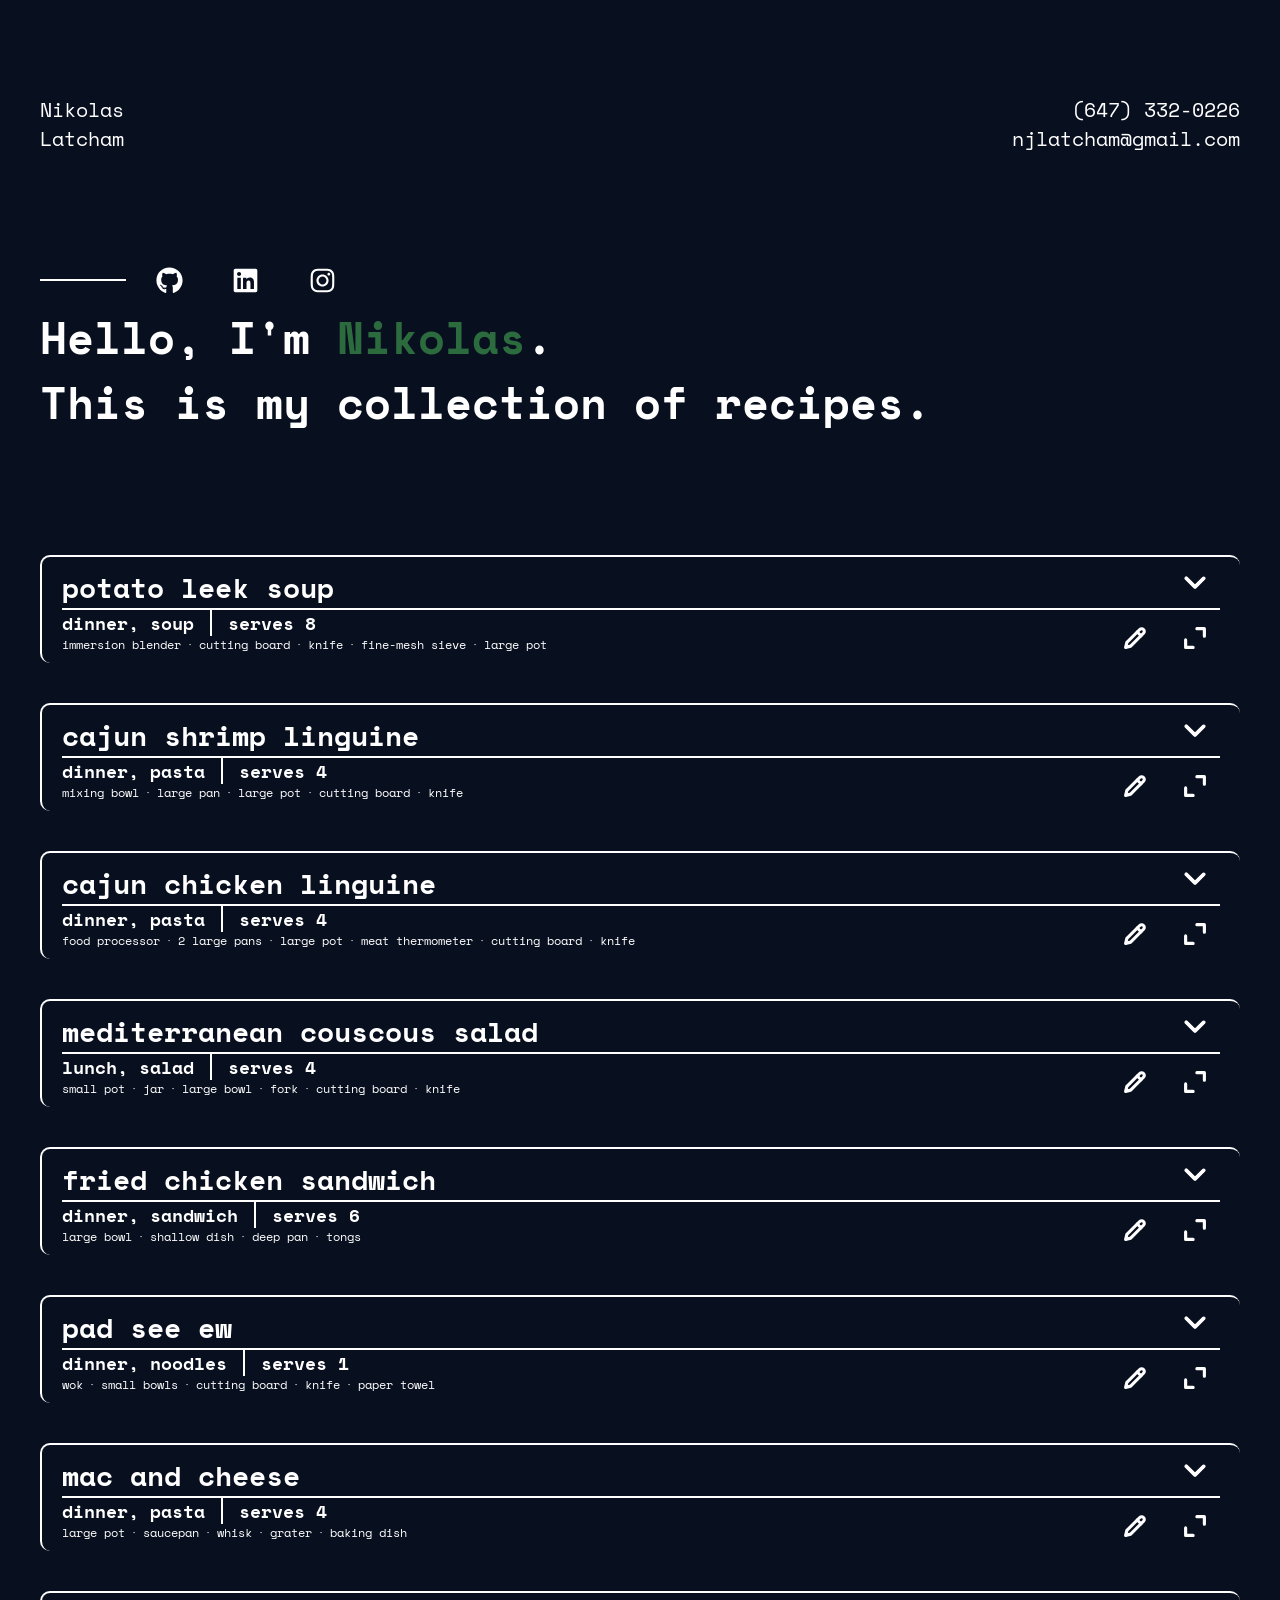
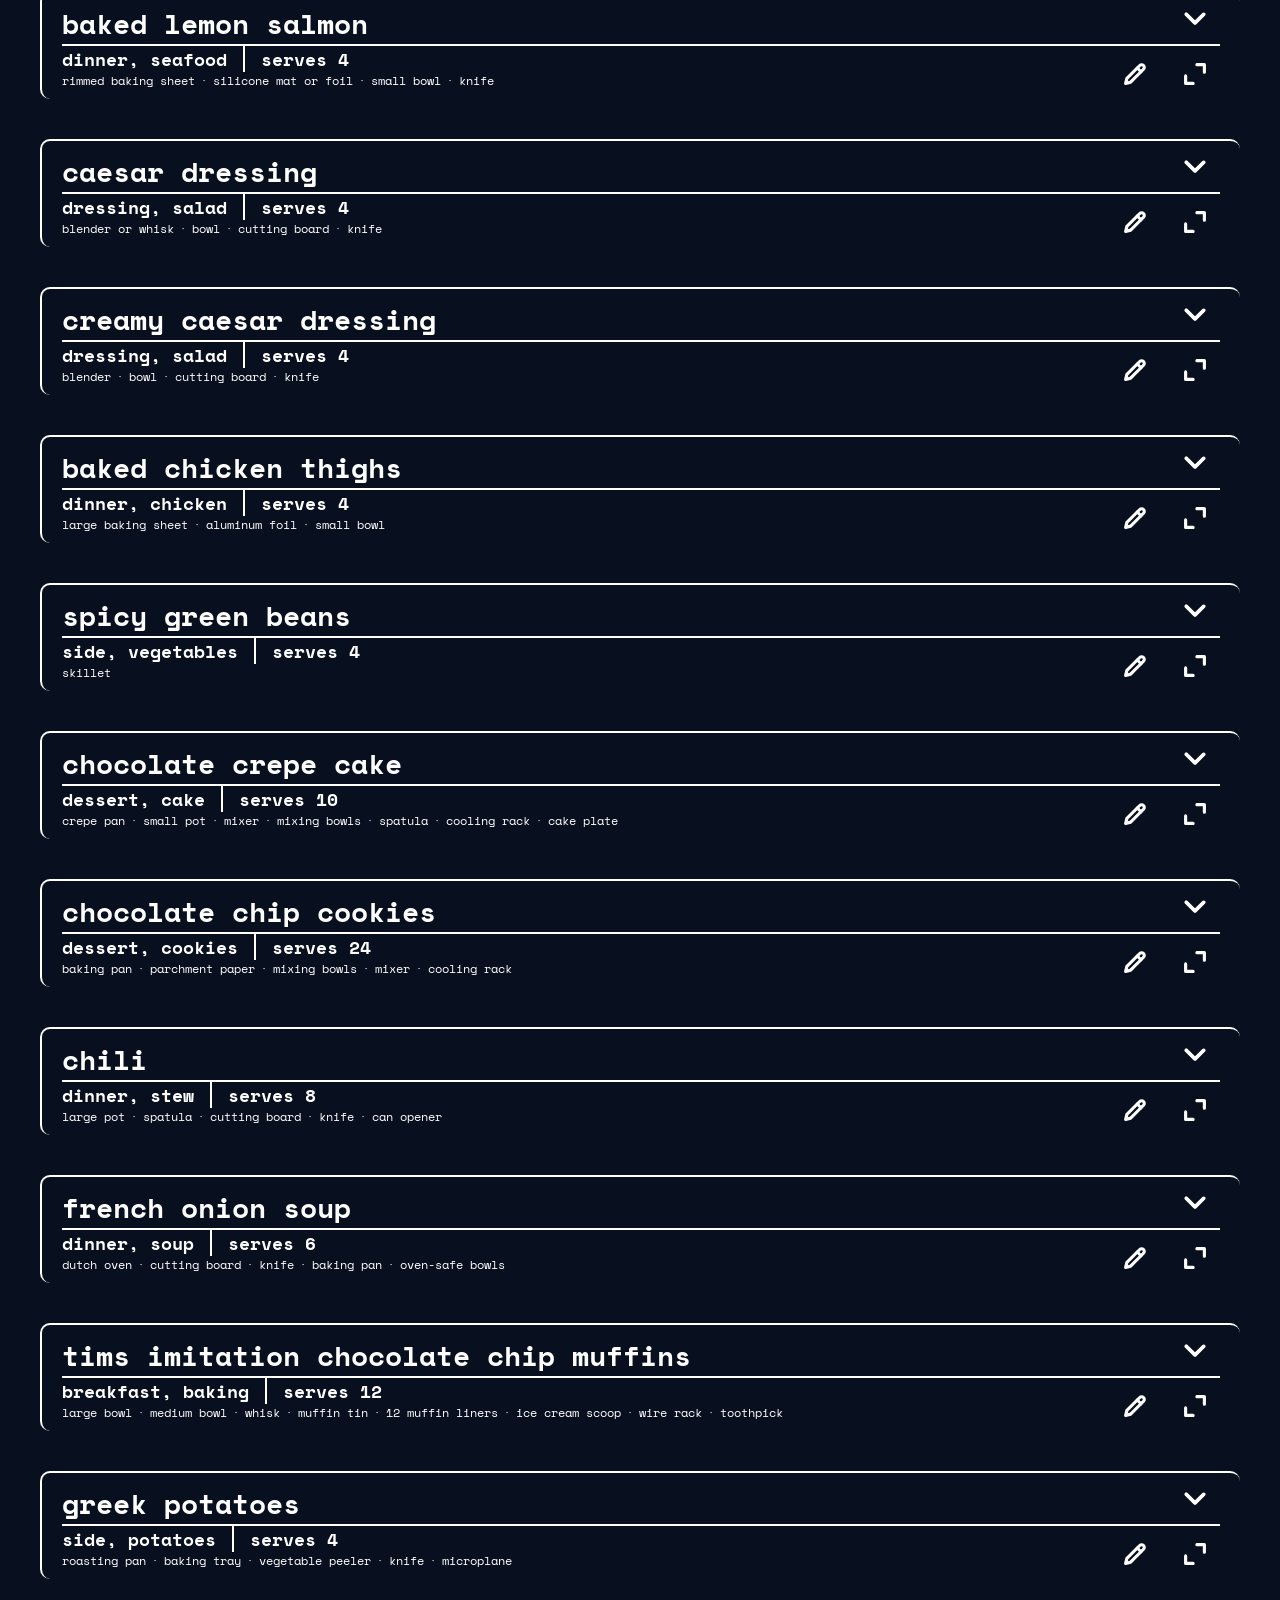
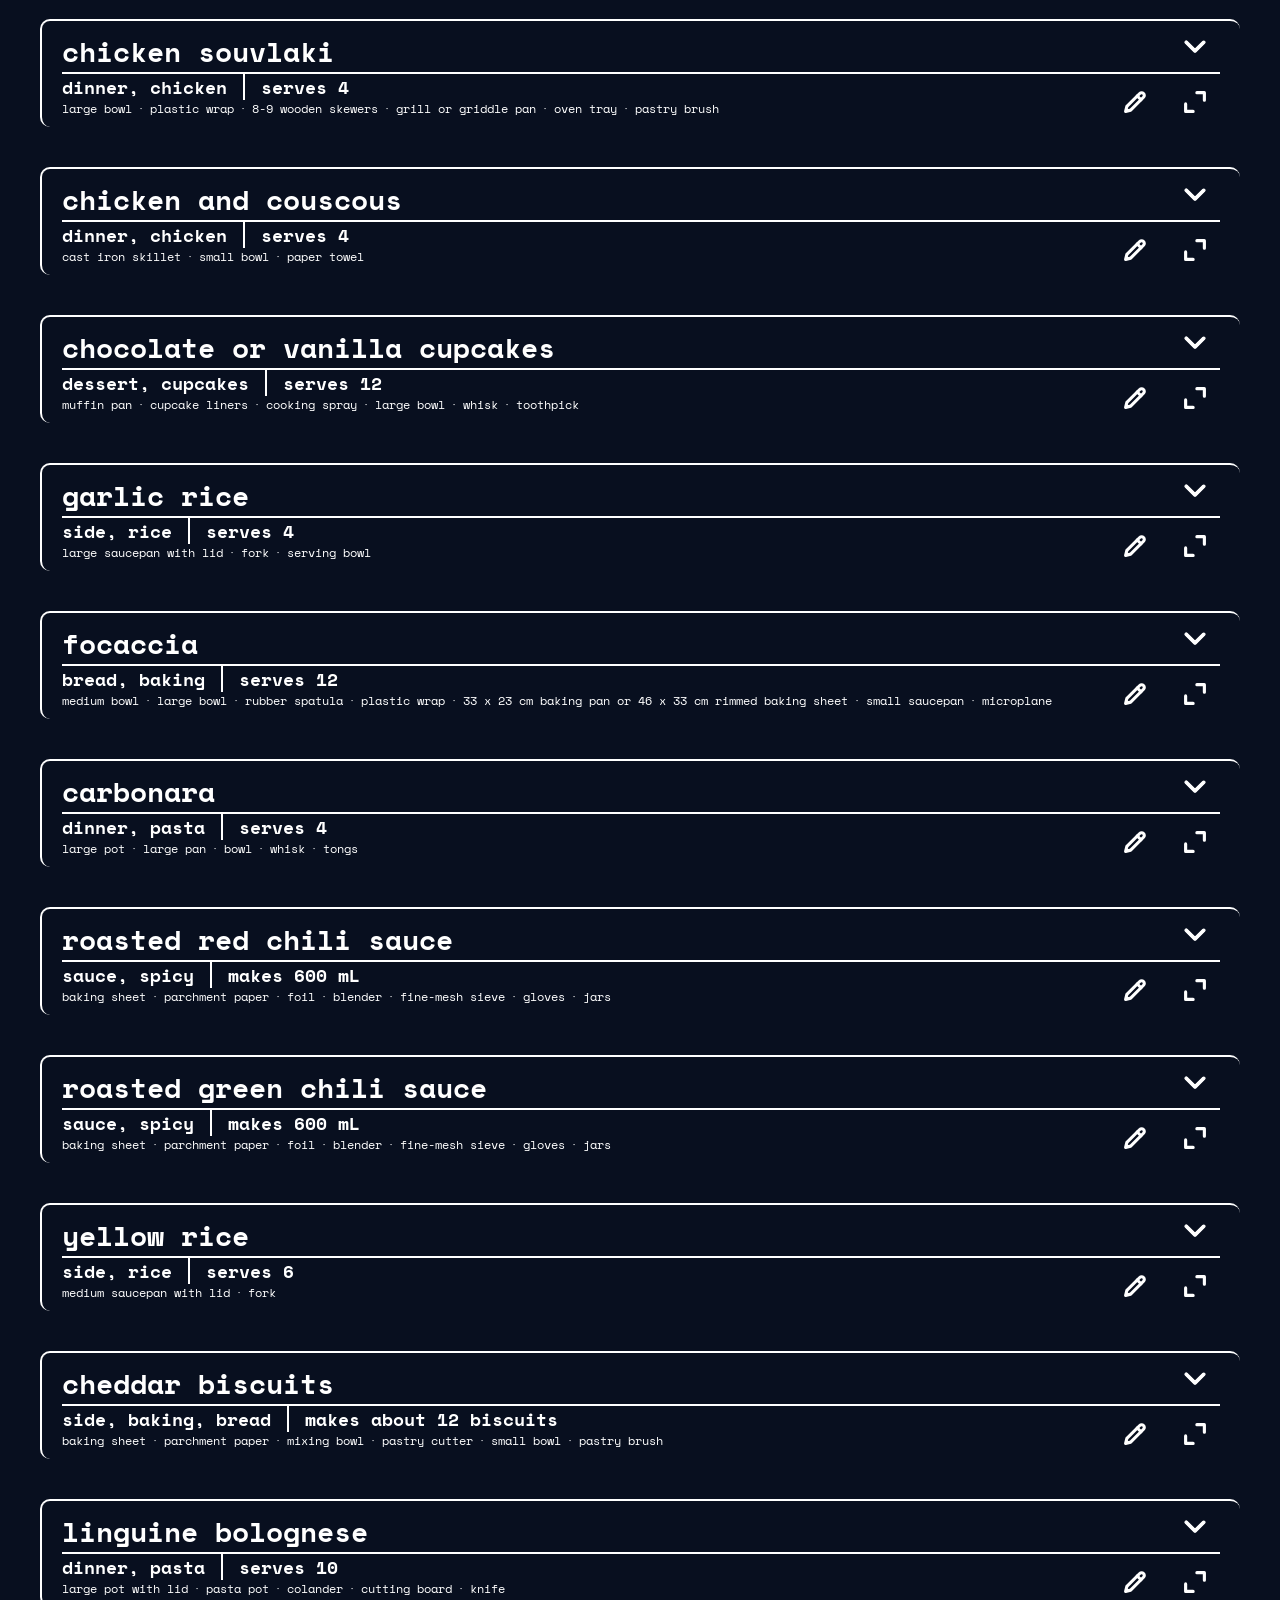
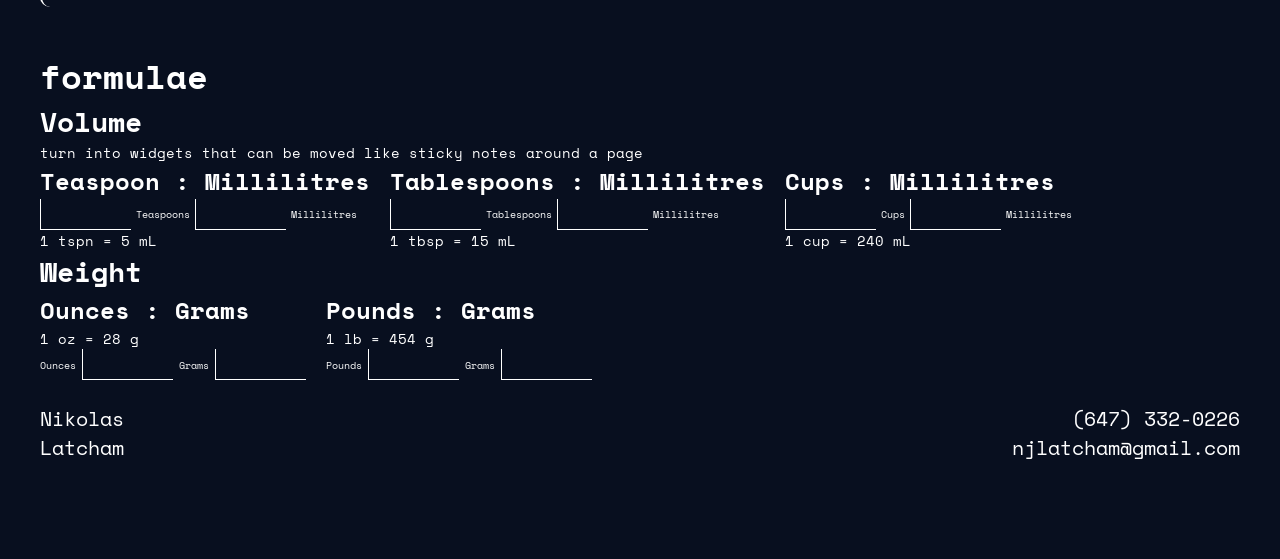
<file: recipes.html>
<!DOCTYPE html>
<html lang="en">
  <head>
    <meta charset="UTF-8">
    <meta name="viewport" content="width=device-width, initial-scale=1.0">

    <link href='https://fonts.googleapis.com/css2?family=Space+Mono&display=swap' rel='stylesheet'>
    <link href="./css/base.css" rel="stylesheet">
    <link href="./css/recipes.css" rel="stylesheet">

    <script type="module" src='./scripts/index.js'></script>

    <title>Nikolas Latcham || Developer</title>
  </head>

  <body>
    <div class="container">
      <div class="contact-bar">
        <a class="contact-bar__name" href="./">Nikolas<br>Latcham</a>
        <div class="contact-bar__details">
          <a class="contact-bar__phone">(647) 332-0226</a>
          <a class="contact-bar__email" href="mailto:njlatcham@gmail.com">njlatcham@gmail.com</a>
        </div>
      </div>
      <!-- Opener -->
      <header class="hero">
        <div class="hero__top">
          <div class="divider"></div>
          <div class="social">
            <a href="https://github.com/njlatcham" target="_blank" class="social__link">
              <div class="social__icon social__icon--github"></div>
            </a>
            <a href="https://www.linkedin.com/in/nikolas-latcham-086a89170/" target="_blank" class="social__link">
              <div class="social__icon social__icon--linkedin"></div>
            </a>
            <a href="https://www.instagram.com/beckham_gwen/" target="_blank" class="social__link">
              <div class="social__icon social__icon--instagram"></div>
            </a>
          </div>
        </div>
        <h1 class="hero__title">Hello, I'm <span class="hero__highlight">Nikolas</span>.<br>This is my collection of recipes.</h1>
      </header>

      <section id="recipes" class="recipes"></section>

      <section>
        <h2>formulae</h2>

        <div>
          <h3>Volume</h3>
          <p>turn into widgets that can be moved like sticky notes around a page</p>
          <div class="converter__grid">
            <div>
              <h4>Teaspoon : Millilitres</h4>
              <div class="converter__fields">
                <input class="converter__input" type="number" id="teaspoon-millilitre" name="teaspoon-millilitre" size="5">
                <label for="teaspoon-millilitre">Teaspoons</label>
                <input class="converter__input" type="number" id="millilitre-teaspoon" name="millilitre-teaspoon" size="5">
                <label for="millilitre-teaspoon">Millilitres</label>
              </div>
              <p>1 tspn = 5 mL</p>
            </div>

            <div>
              <h4>Tablespoons : Millilitres</h4>
              <div class="converter__fields">
                <input class="converter__input" type="number" id="tablespoon-millilitre" name="tablespoon-millilitre">
                <label for="tablespoon-millilitre">Tablespoons</label>
                <input class="converter__input" type="number" id="millilitre-tablespoon" name="millilitre-tablespoon">
                <label for="millilitre-tablespoon">Millilitres</label>
              </div>
              <p>1 tbsp = 15 mL</p>
            </div>

            <div>
              <h4>Cups : Millilitres</h4>
              <div class="converter__fields">
                <input class="converter__input" type="number" id="cup-millilitre" name="cup-millilitre">
                <label for="cup-millilitre">Cups</label>
                <input class="converter__input" type="number" id="millilitre-cup" name="millilitre-cup">
                <label for="millilitre-cup">Millilitres</label>
              </div>
              <p>1 cup = 240 mL</p>
            </div>
          </div>
        </div>

        <div>
          <h3>Weight</h3>
          <div class="converter__grid">
            <div>
              <h4>Ounces : Grams</h4>
              <p>1 oz = 28 g</p>
              <div>
                <label for="ounce-gram">Ounces</label>
                <input class="converter__input" type="number" id="ounce-gram" name="ounce-gram">
                <label for="gram-ounce">Grams</label>
                <input class="converter__input" type="number" id="gram-ounce" name="gram-ounce">
              </div>
            </div>

            <div>
              <h4>Pounds : Grams</h4>
              <p>1 lb = 454 g</p>
              <div>
                <label for="pound-gram">Pounds</label>
                <input class="converter__input" type="number" id="pound-gram" name="pound-gram">
                <label for="gram-pound">Grams</label>
                <input class="converter__input" type="number" id="gram-pound" name="gram-pound">
              </div>
            </div>
          </div>
        </div>
      </section>

      <!-- Ending -->
      <footer>
        <div class="contact-bar">
          <a class="contact-bar__name" href="./">Nikolas<br>Latcham</a>
          <div class="contact-bar__details">
            <a class="contact-bar__phone">(647) 332-0226</a>
            <a class="contact-bar__email" href="mailto:njlatcham@gmail.com">njlatcham@gmail.com</a>
          </div>
        </div>
      </footer>
    </div>
  </body>
</html>
</file>
<file: css/base.css>
/*
  Base styles, loaded on every page before that page's own CSS file:
    index.html    css/base.css + css/index.css
    recipes.html  css/base.css + css/recipes.css

  Naming: BEM (Block__Element--Modifier)
    .block              a standalone component     .recipe
    .block__element     a part of that block       .recipe__toggle
    .block--modifier    a variation or state       .recipe__toggle--open

  Sections:
    1. Tokens
    2. Base (reset + plain HTML elements)
    3. Layout
    4. Shared blocks (used on every page)

  Breakpoints (CSS variables can't be used in media queries):
    medium  max-width: 750px
    small   max-width: 450px
  Each block keeps its own media queries right below it.

  url() paths are relative to this file, hence ../resources/.
*/


/* ==========================================================================
   1. Tokens
   ========================================================================== */

:root {
  /* Palette. Each colour has four tiers:
       base    the main colour; large text, fills, accents
       bright  readable small text and links on the dark background
       soft    mid-tone backgrounds (chips, cards); use dark text on top
       pale    light pastel backgrounds; use dark text on top */
  --color-green:  #2c6b3e;  --color-green-bright:  #5fcb7d;  --color-green-soft:  #68ba7d;  --color-green-pale:  #8ed09c;
  --color-blue:   #2c5f90;  --color-blue-bright:   #6eb6ff;  --color-blue-soft:   #67aaed;  --color-blue-pale:   #8cc3fc;
  --color-red:    #bd383a;  --color-red-bright:    #fc5950;  --color-red-soft:    #e68580;  --color-red-pale:    #f8a49e;
  --color-orange: #e77412;  --color-orange-bright: #fa934e;  --color-orange-soft: #e88e4f;  --color-orange-pale: #fca76d;
  --color-yellow: #f2bb25;  --color-yellow-bright: #fdc94b;  --color-yellow-soft: #dfb546;  --color-yellow-pale: #ecc663;
  --color-purple: #7b4cb4;  --color-purple-bright: #c399ff;  --color-purple-soft: #b392e3;  --color-purple-pale: #c9aff4;

  /* Roles: what the colours are used for. Point these at the palette. */
  --color-bg: #080f1f;
  --color-fg: #fff;
  --color-highlight: var(--color-green);

  --color-chip-bg: #282442;
  --color-chip-fg: #ff7f00;
  --color-grams: #d8a24f;
  --color-millilitres: #1c374e;
  --color-amount: #bf4629;

  --color-check: #5fa051;
  --color-check-border: #9ca3af;
  --color-check-border-empty: #777;

  --font-mono: 'Space Mono', monospace;

  --rule: 2px solid var(--color-fg);
  --space-section: 100px;
}


/* ==========================================================================
   2. Base
   ========================================================================== */

* {
  padding: 0;
  margin: 0;
}

html {
  /* 62.5% of the browser default (16px) = 10px, so 1rem = 10px. */
  font-size: 62.5%;
  scroll-behavior: smooth;
  font-family: var(--font-mono);
}

body {
  background-color: var(--color-bg);
  color: var(--color-fg);
}

section {
  margin: 2.4rem 0;
}

h1 { font-size: 4.4rem; }
h2 { font-size: 3.4rem; }
h3 { font-size: 2.8rem; }
h4 { font-size: 2.4rem; }
h5 { font-size: 2rem; }
h6 { font-size: 1.8rem; }
p  { font-size: 1.4rem; }

ul {
  list-style: none;
}

ol li::marker {
  font-size: 1.8rem;
}

img {
  max-width: 100%;
  height: auto;
}

input,
textarea,
button {
  font-family: inherit;
}

input {
  background-color: inherit;
  border: none;
  border-bottom: 1px solid var(--color-fg);
  border-left: 1px solid var(--color-fg);
  color: var(--color-fg);
  padding: 0.5rem;
}

::-webkit-scrollbar {
  width: 10px;
}

::-webkit-scrollbar-track {
  background: var(--color-bg);
}

::-webkit-scrollbar-thumb {
  background: var(--color-fg);
}

@media (prefers-reduced-motion: reduce) {
  *,
  *::before,
  *::after {
    transition: none !important;
  }
}


/* ==========================================================================
   3. Layout
   ========================================================================== */

.container {
  max-width: 1200px;
  padding: 20px;
  margin: 75px auto;
}

@media (max-width: 450px) {
  .container {
    padding: 10px;
    margin: 0 auto;
  }
}


/* ==========================================================================
   4. Shared blocks
   ========================================================================== */

/* Divider: decorative horizontal or vertical rule
   <div class="divider divider--short"></div> */

.divider {
  height: 2px;
  width: 85.69px;
  margin: 2.4rem 0;
  background-color: var(--color-fg);
}

.divider--short {
  width: 20px;
  flex-shrink: 0;
  margin: auto 1rem;
}

.divider--full {
  width: 100%;
  margin: auto 0;
}

.divider--vertical {
  width: 2px;
  height: auto;
  min-height: 100%;
  margin: 0 1rem;
  align-self: stretch; /* fill the row's height even if the row centres its items */
}

@media (max-width: 450px) {
  .divider {
    margin: 25px 0;
  }

  /* Re-state the modifiers so the rule above doesn't override them. */
  .divider--short { margin: auto 1rem; }
  .divider--full { margin: auto 0; }
  .divider--vertical { margin: 0 1rem; }
}


/* Contact bar: name + phone/email, at the top and bottom of every page */

.contact-bar {
  display: flex;
  justify-content: space-between;
}

.contact-bar__name {
  color: var(--color-fg);
  font-size: 2rem;
  text-decoration: none;
}

.contact-bar__details {
  display: flex;
  flex-direction: column;
  text-align: right;
  font-size: 2rem;
}

.contact-bar__email {
  color: var(--color-fg);
  text-decoration: none;
  border-bottom: 2px solid transparent;
  transition-duration: 0.2s;
}

.contact-bar__email:hover {
  border-bottom-color: var(--color-fg);
}

@media (max-width: 450px) {
  .contact-bar {
    max-width: 100%;
    overflow: hidden;
  }

  .contact-bar__name,
  .contact-bar__details {
    font-size: 1.6rem;
  }
}


/* Hero: the big opening header */

.hero {
  margin: var(--space-section) 0;
}

.hero__top {
  display: flex;
  align-items: center;
}

.hero__highlight {
  color: var(--color-highlight);
}

/* Phones: a smaller heading and less empty space, so the page content starts
   on the first screen. */
@media (max-width: 450px) {
  .hero {
    margin: 5rem 0;
  }

  .hero__title {
    font-size: 3.2rem;
  }
}


/* Social: row of icon links */

.social {
  display: flex;
  width: 200px;
  justify-content: space-between;
  padding: 0 20px;
}

.social__icon {
  width: 27px;
  height: 27px;
  margin: 0 10px;
  background-repeat: no-repeat;
  background-size: 27px 27px;
  background-position: center;
}

.social__icon--github    { background-image: url('../resources/images/github-brands.svg'); }
.social__icon--linkedin  { background-image: url('../resources/images/linkedin-brands.svg'); }
.social__icon--instagram { background-image: url('../resources/images/instagram-brands.svg'); }
</file>
<file: css/index.css>
/*
  Home page styles (index.html). Loaded after base.css, so it can use the tokens
  and shared blocks defined there. Breakpoints: 750px and 450px.
*/


/* ==========================================================================
   Home page blocks
   ========================================================================== */

/* About */

.about {
  display: flex;
  flex-direction: column;
  align-items: flex-end;
  text-align: right;
  margin: var(--space-section) 0;
}

.about__text {
  width: 66%;
}

@media (max-width: 750px) {
  .about {
    margin: 50px 0;
  }

  .about__text {
    width: 90%;
  }
}

@media (max-width: 450px) {
  /* Right-aligned text is hard to read on a narrow screen. */
  .about {
    width: 100%;
    align-items: flex-start;
    text-align: left;
  }

  .about__text {
    width: 100%;
  }
}


/* Projects: write-ups with screenshots, alternating left and right */

.projects__link {
  color: var(--accent);
  font-size: 2.4rem;
  text-decoration: none;
  border-bottom: 2px solid transparent;
  transition-duration: 0.3s;
}

.projects__link:hover {
  border-bottom-color: var(--accent);
}

/* Each project's link colour. Add one line per new project. */
.projects__link--mei        { --accent: #3a4c81; }
.projects__link--hiwatt     { --accent: #551A8B; }
.projects__link--flora      { --accent: #cf0019; }
.projects__link--weave      { --accent: #e472e4; }
.projects__link--cryptorial { --accent: #0565d6; }

.projects__figure {
  margin: var(--space-section) 0;
}

.projects__figure--right {
  display: flex;
  justify-content: flex-end;
}

.projects__media {
  width: 66%;
  height: 66%;
}

@media (max-width: 750px) {
  .projects__media {
    width: 100%;
    height: 100%;
  }
}

@media (max-width: 450px) {
  .projects__text {
    padding-bottom: 1.2rem;
  }

  .projects__link {
    font-size: 2rem;
  }

  .projects__figure {
    margin: 0;
  }

  .projects__figure--hide-small {
    display: none;
  }
}


/* Skills: groups of tech logos. --right groups mirror to the right edge. */

.skills {
  display: flex;
  flex-direction: column;
  margin: 200px 0;
}

.skills__group {
  margin: 2.4rem;
}

.skills__group--right {
  display: flex;
  flex-direction: column;
  align-items: flex-end;
}

.skills__title {
  width: 325px;
  padding: 20px 0;
  border-bottom: 1px solid var(--color-fg);
}

.skills__group--right .skills__title {
  text-align: right;
}

.skills__list {
  display: flex;
  width: 750px;
  max-width: 100%; /* never wider than the screen, e.g. tablets just over 750px */
  justify-content: space-between;
}

.skills__item {
  display: flex;
  flex-direction: column;
  align-items: flex-start;
  width: 33%;
  padding: 25px 0;
  transition-duration: 0.3s;
}

.skills__group--right .skills__item {
  align-items: flex-end;
}

.skills__item:hover {
  transform: translateY(-5%);
}

.skills__icon {
  width: 75px;
  height: 75px;
}

.skills__label {
  /* min-width, not width: long names like "JavaScript" widen the label
     instead of spilling past the edge of the page. */
  min-width: 75px;
  padding-top: 1rem;
  text-align: center;
}

@media (max-width: 750px) {
  .skills {
    margin: 50px 0;
  }

  .skills__group {
    padding: 2.4rem 0;
  }

  .skills__list {
    width: 100%;
  }

  /* Same selectors as above so these win on small screens. */
  .skills__item,
  .skills__group--right .skills__item {
    width: 25%;
    align-items: center;
    text-align: center;
  }
}

@media (max-width: 450px) {
  .skills {
    margin: 0;
    width: 100%;
  }

  .skills__title {
    font-size: 2rem;
    width: 50%;
  }

  .skills__label {
    font-size: 1.4rem;
  }
}


/* Contact form */

.contact {
  margin: var(--space-section) auto;
  min-width: 500px;
  max-width: 1000px;
}

.contact__title {
  font-size: 2rem;
}

.contact__text {
  font-size: 2rem;
  margin-bottom: 100px;
}

.contact__form,
.contact__fields {
  display: flex;
  flex-direction: column;
}

.contact__input,
.contact__message {
  border: none;
  border-bottom: var(--rule);
  background-color: var(--color-bg);
  color: var(--color-fg);
  font-size: 2rem;
  margin: 20px 0;
}

.contact__input {
  width: 50%;
  min-width: 250px;
}

.contact__message {
  max-width: 100%;
  border-left: var(--rule);
  padding: 20px;
  resize: none;
}

.contact__input:focus,
.contact__message:focus,
.contact__submit:focus {
  outline: none;
}

.contact__submit {
  width: 20%;
  min-width: 150px;
  padding: 10px;
  border: var(--rule);
  background-color: var(--color-bg);
  color: var(--color-fg);
  font-size: 2rem;
  transition-duration: 0.3s;
}

.contact__submit:hover {
  background-color: var(--color-fg);
  color: var(--color-bg);
}

@media (max-width: 750px) {
  .contact {
    min-width: 0;
    max-width: none;
    width: 100%;
    margin: 50px 0;
  }

  .contact__submit {
    width: 33%;
  }
}

@media (max-width: 450px) {
  .contact {
    margin: 75px 0;
  }

  .contact__text {
    margin: 0;
    font-size: 1.6rem;
  }

  .contact__input {
    width: 100%;
  }

  .contact__input,
  .contact__message {
    font-size: 1.6rem;
  }

  .contact__message {
    border: var(--rule);
  }

  .contact__submit {
    width: 50%;
    margin: 0 auto;
  }
}
</file>
<file: css/recipes.css>
/*
  Recipes page styles (recipes.html). Loaded after base.css, so it can use the tokens
  and shared blocks defined there. Breakpoints: 1000px (recipe columns stack),
  750px, 600px (phone ingredient rows and banner) and 450px.
*/


/* ==========================================================================
   Recipes page blocks
   ========================================================================== */

/* Recipe: a collapsible card. JS toggles the --open modifiers. */

.recipes {
  display: flex;
  flex-direction: column;
  justify-content: space-between;
}

.recipe {
  border-left: var(--rule);
  border-top: var(--rule);
  border-radius: 1rem;
  padding: 1rem 2rem;
  margin: 2rem 0;
}

@media (max-width: 600px) {
  .recipe {
    padding: 1rem;
  }
}

.recipe__banner {
  position: relative;
  /* Give each banner its own permanent layer. Without it, the chevron's hover
     animation makes the browser move later banners onto a temporary layer and
     back, which can leave a thick line at the top of a recipe card. */
  will-change: transform;
}

/* Room on the right so long titles don't run under the chevron. */
.recipe__title {
  padding-right: 5.5rem;
}

/* Smaller titles on phones, so long words like "mediterranean" still fit. */
@media (max-width: 450px) {
  .recipe__title {
    font-size: 2.4rem;
  }
}

.recipe__meta,
/* Flex trims spaces from the text between items, so the gap does the
   spacing around the · separators. */
.recipe__equipment {
  display: flex;
  align-items: center;
  flex-wrap: wrap;
  column-gap: 0.6rem;
}

/* Room on the right so long equipment lists stop before the edit and
   expand icons. */
.recipe__equipment {
  padding-right: 11rem;
}

.recipe__equipment span {
  font-size: 1.2rem;
}

.recipe__equipment span:first-child {
  padding: 0;
}

.recipe__toggle {
  position: absolute;
  top: 0;
  right: 0;
  width: 30px;
  height: 30px;
  margin: 0 10px;
  background: url('../resources/images/down-chevron.svg') center / 30px 30px no-repeat;
  cursor: pointer;
  transition: transform 300ms ease;
}

.recipe__toggle--open {
  transform: rotate(180deg);
}

.recipe__expand {
  position: absolute;
  bottom: 0;
  right: 0;
  width: 30px;
  height: 30px;
  margin: 0 10px;
  background: url('../resources/images/expand.svg') center / 30px 30px no-repeat;
  cursor: pointer;
  transition: transform 300ms ease;
}

.recipe__edit {
  position: absolute;
  bottom: 0;
  right: 6rem;
  width: 30px;
  height: 30px;
  margin: 0 10px;
  background: url('../resources/images/edit.svg') center / 30px 30px no-repeat;
  cursor: pointer;
  transition: transform 300ms ease;
}

/* Phones: the edit and expand icons move onto their own row under the
   equipment, right-aligned, instead of sitting on top of the text. */
@media (max-width: 600px) {
  .recipe__banner {
    display: flex;
    flex-wrap: wrap;
    align-items: center;
  }

  .recipe__banner > * {
    flex-basis: 100%;
  }

  .recipe__equipment {
    padding-right: 0;
    font-size: 1.2rem;
  }

  .recipe__edit,
  .recipe__expand {
    position: static;
    flex-basis: auto;
    margin: 0.8rem 0 0 1.6rem;
  }

  .recipe__edit {
    order: 1;
    margin-left: auto;
  }

  .recipe__expand {
    order: 2;
  }
}

/* Tilt 45° on hover, from wherever the chevron currently points. Only on
   devices with a real hover, so a tap on a phone doesn't leave it tilted. */
@media (hover: hover) {
  .recipe__toggle:hover {
    transform: rotate(45deg);
  }

  .recipe__toggle--open:hover {
    transform: rotate(135deg);
  }
}

.recipe__body {
  display: flex;
  box-sizing: border-box;
  height: 0;
  overflow: hidden;
  transition: height 400ms ease;

  /* Widen the box to the left so the sub-recipe chevrons (which sit
     outside the ingredient list) aren't clipped by overflow: hidden. */
  padding-left: 6.2rem;
  margin-left: -6.2rem;
}

/* Phones: the chevron sits inside the row, so the body needn't reach left. */
@media (max-width: 600px) {
  .recipe__body {
    padding-left: 0;
    margin-left: 0;
  }
}

.recipe__ingredients {
  width: 50%;
}

/* Space under the banner. It's inside the body, so it's hidden (and adds
   nothing) while the recipe is collapsed. */
.recipe__ingredients,
.recipe__steps {
  padding-top: 1.6rem;
}

.recipe__steps {
  display: flex;
  flex-direction: column;
  box-sizing: border-box; /* the 50% includes the padding below */
  width: 50%;
  /* Room for the step numbers (they sit outside each step card), so
     two-digit ones like "12." don't reach into the ingredients. */
  padding-left: 6rem;
}

/* Stack ingredients above steps on phones and tablets. Side by side, each
   column would be too narrow below about 1000px. */
@media (max-width: 1000px) {
  .recipe__body {
    flex-direction: column;
  }

  .recipe__ingredients,
  .recipe__steps {
    width: 100%;
  }

  /* Keeps the step numbers inside the card's left border. The steps sit
     under the ingredients here, so they don't need the banner gap. */
  .recipe__steps {
    padding-top: 0;
    padding-left: 3rem;
  }
}

/* Phones: no gutter. Steps are numbered in their titles instead
   (see .step__header h6::before), so the list's own markers are off. */
@media (max-width: 600px) {
  .recipe__steps {
    padding-left: 0;
    list-style: none;
    counter-reset: step;
  }
}


/* Chip: small coloured label for ingredient names and quantities */

.chip {
  padding: 0.2rem 0.8rem;
  border-radius: 3px;
  margin: 0.7rem 0;
  color: var(--color-bg);
}

.chip--ingredient {
  background-color: var(--color-green-bright);
}

/* An alternative ingredient: outlined so the main ingredient reads first. */
.chip--alt {
  border: 1px dashed var(--color-green-bright);
  color: var(--color-green-bright);
}

/* These names come from "quantity[].name" in recipes.json. */
.chip--grams       { background-color: var(--color-yellow-bright); }
.chip--millilitres { background-color: var(--color-blue-bright); }
.chip--amount      { background-color: var(--color-red-bright); }
.chip--taste       { background-color: var(--color-purple); }


/* Checkbox: custom ingredient tick box */

.checkbox {
  width: 2rem;
  height: 2rem;
  margin-right: 1rem;
  background-color: var(--color-bg);
  border: 2px solid var(--color-check-border);
  border-radius: 0.25rem;
  color: var(--color-bg);
  accent-color: var(--color-green-bright);
  cursor: pointer;
}

.checkbox:not(:checked) {
  appearance: none;
  border-color: var(--color-check-border-empty);
  border-radius: 3px;
}


/* Ingredient group: a heading like "buttermilk marinade" over some ingredients */

.ingredient-group {
  margin-top: 1.6rem;
}

.ingredient-group__title {
  font-size: 1.6rem;
  padding-bottom: 0.4rem;
  border-bottom: 1px solid var(--color-check-border);
  margin-bottom: 0.4rem;
}


/* Ingredient: one line of the ingredient list. --optional rows open a sub-recipe. */

.ingredient {
  position: relative;
}

/* Rows wrap when they don't fit, rather than spilling into the steps. */
.ingredient__row {
  display: flex;
  flex-wrap: wrap;
  align-items: center;
  transition: opacity 200ms ease;
}

/* Alternative ingredients sit indented under the main one, after an "or". */
.ingredient__row--alt {
  padding-left: 1.2rem;
}

/* The options in an either/or group that weren't ticked. */
.ingredient__row--faded {
  opacity: 0.35;
}

.ingredient__or {
  margin-right: 0.8rem;
  font-size: 1.2rem;
  color: var(--color-check-border);
}

.ingredient__desc {
  margin-left: 1rem;
}

/* Prep notes like "minced": muted so they read apart from the descriptors. */
.ingredient__prep {
  font-style: italic;
  color: var(--color-check-border);
}

/* Sub-recipe chevron: hangs off the left of the ingredient (inside on phones). */
.ingredient__toggle {
  position: absolute;
  top: 7px;
  left: -46px;
  width: 30px;
  height: 30px;
  margin: 0 10px;
  background: url('../resources/images/down-chevron.svg') center / 30px 30px no-repeat;
  cursor: pointer;
  transition: transform 300ms ease;
}

.ingredient__toggle--open {
  transform: rotate(180deg);
}

/* Phones: name and quantity share the first line (quantity pushed right),
   and descriptors and prep notes drop onto their own line underneath,
   lined up with the name. The short divider isn't needed in this layout. */
@media (max-width: 600px) {
  .ingredient__row > .divider--short,
  .sub-recipe__item > .divider--short {
    display: none;
  }

  .ingredient__row > .divider--short + .chip,
  .sub-recipe__item > .divider--short + .chip {
    margin-left: auto;
  }

  .ingredient__row > .ingredient__desc,
  .sub-recipe__item > .ingredient__desc {
    order: 1;
    flex-basis: 100%;
    margin: 0 0 0.4rem 3rem; /* 3rem = checkbox width, so it sits under the name */
  }

  .ingredient__row--alt > .ingredient__desc {
    margin-left: 5.3rem; /* the "or" label adds to the indent */
  }

  /* The sub-recipe chevron sits right after the ingredient name instead of
     hanging off the left edge. */
  .ingredient__toggle {
    position: static;
    flex-shrink: 0;
    margin: 0 0 0 0.6rem;
  }
}


/* Sub-recipe: the collapsible recipe inside an optional ingredient */

.sub-recipe {
  box-sizing: border-box;
  height: 0;
  overflow: hidden;
  padding: 0 6rem 0 3rem;
  transition: height 300ms ease;
}

.sub-recipe__item {
  display: flex;
  flex-wrap: wrap;
  align-items: center;
}

.sub-recipe__steps {
  display: flex;
  flex-direction: column;
  justify-content: space-between;
  padding-left: 1.6rem;
  margin: 0 0 0 1.8rem;
}

@media (max-width: 750px) {
  .sub-recipe {
    padding: 0 0 0 1rem;
  }
}


/* Step: one instruction card */

.step {
  margin: 0.8rem 0;
  border-left: var(--rule);
  border-top: var(--rule);
  border-radius: 1rem;
  padding: 0.8rem 1.4rem 0.3rem;
}

.step__header {
  display: flex;
  flex-wrap: wrap;
  align-items: center;
  margin-bottom: 0.6rem;
}

/* Float-style chips: the wrapper steps aside so each chip is a flex item of
   the header. Chips fill the space beside the title, then wrap underneath it
   from the left, instead of squeezing into a narrow column. */
.step__header:not(.sub-step__header) > .step__ingredients {
  display: contents;
}

.step__header h6 { flex-shrink: 0; }

/* Phones: "1. ", "2. "… in front of each main step's title. */
@media (max-width: 600px) {
  .recipe__steps > .step {
    counter-increment: step;
  }

  .recipe__steps > .step .step__header h6::before {
    content: counter(step) ". ";
  }
}

.sub-step__header {
  flex-direction: column;
  align-items: flex-start;
}

.sub-step__header h6 {
  padding: 0 0 0.6rem 0;
  flex-shrink: 0;
}

.step__ingredients {
  display: flex;
  flex-wrap: wrap;
}

.step__ingredient {
  /* background-color: var(--color-chip-bg); */
  color: var(--color-green-bright);
  border: 1px solid var(--color-green-bright);
  border-radius: 2px;
  padding: 0.5rem 0.8rem;
  margin: 0.3rem 0.3rem 0.3rem 0;
}

/* An ingredient named in the step's text, matching its chip by the title. */
.step__mention {
  color: var(--color-green-bright);
  border-bottom: 1px solid var(--color-green-bright);
}

.step__ingredient:last-child {
  margin-right: 0;
}

.step__list {
  padding-left: 1.8rem;
}

.step__item {
  margin-bottom: 0.4rem;
  padding-left: 0.4rem;
  font-size: 1.4rem;
  list-style: circle;
}

/* On the smallest screens a long title may wrap rather than overflow. */
@media (max-width: 450px) {
  .step__header h6 {
    flex-shrink: 1;
  }
}


/* Converter: unit conversion inputs */

/* Units wrap onto new rows instead of running off the side of the page. */
.converter__grid {
  display: flex;
  flex-wrap: wrap;
  gap: 2rem;
}

.converter__fields {
  display: flex;
  flex-wrap: wrap;
  align-items: center;
  gap: 0.5rem;
}

.converter__input {
  width: 8rem;
}
</file>
